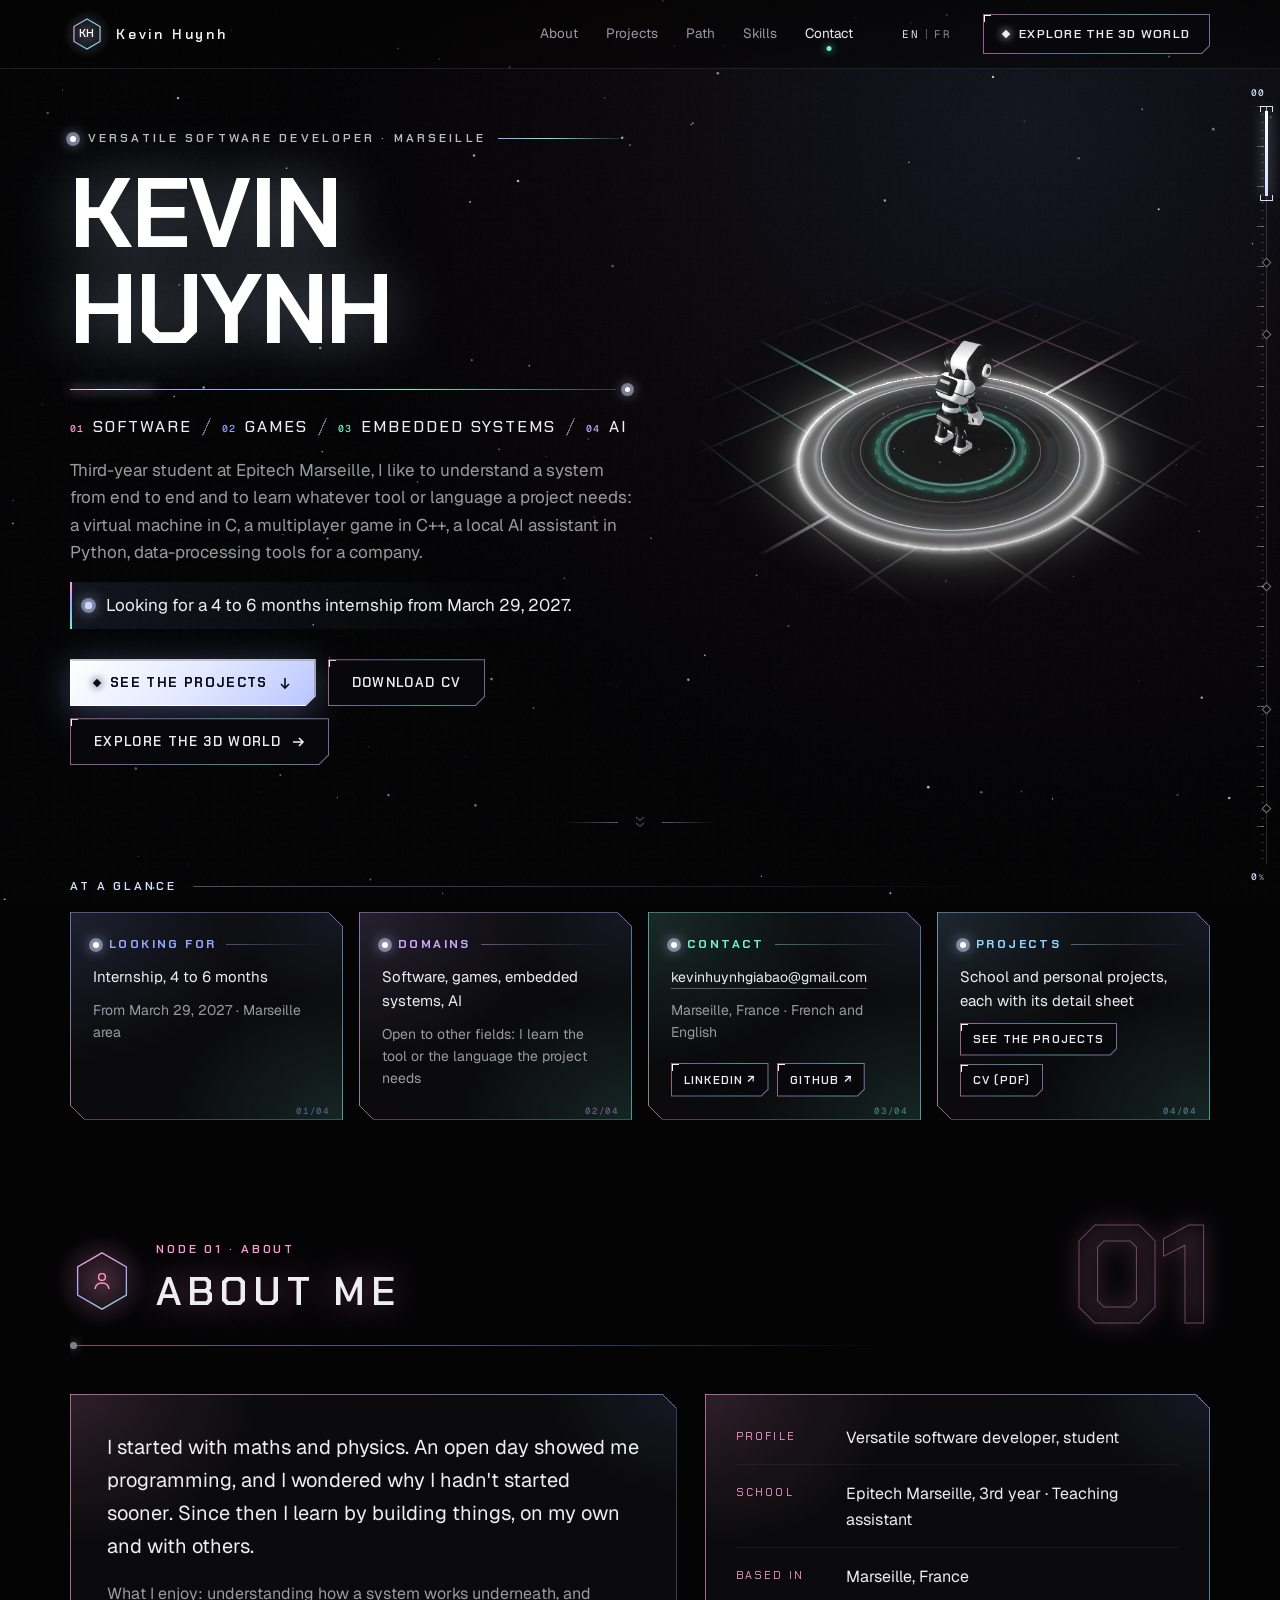
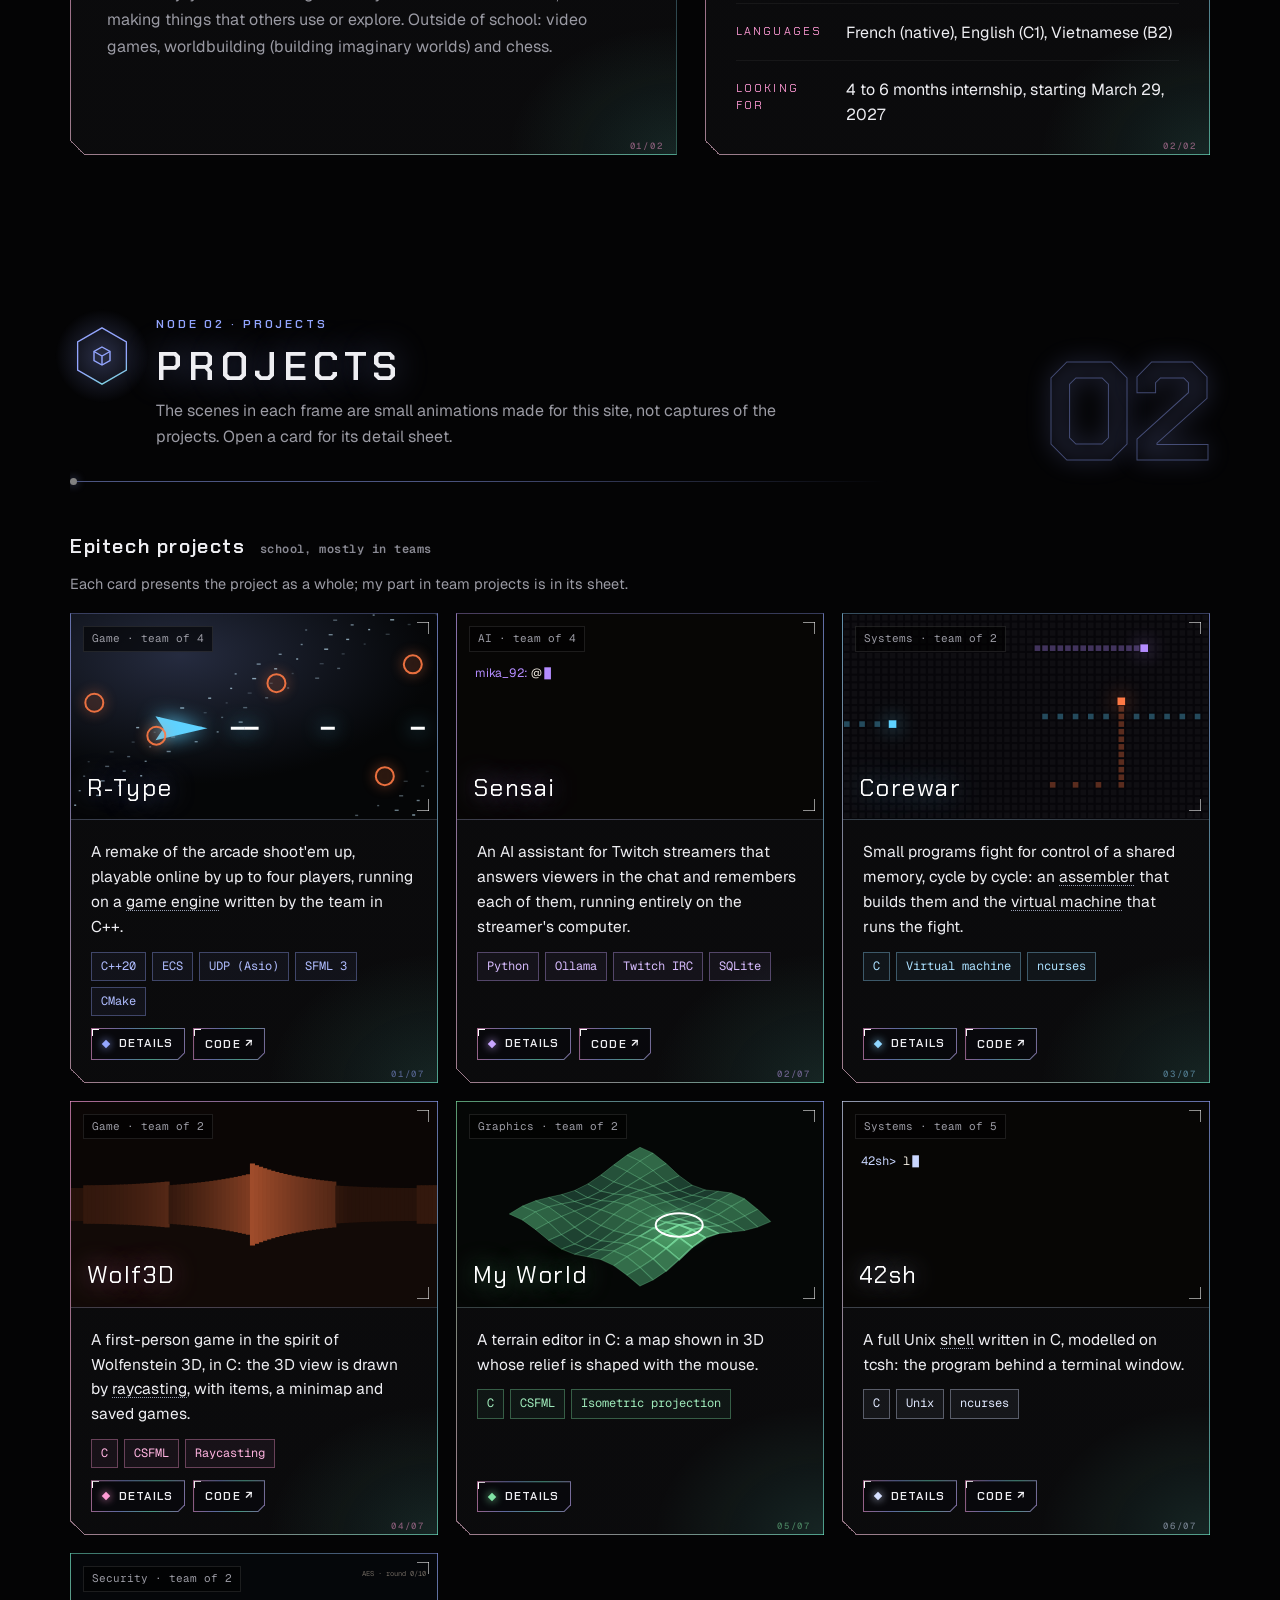
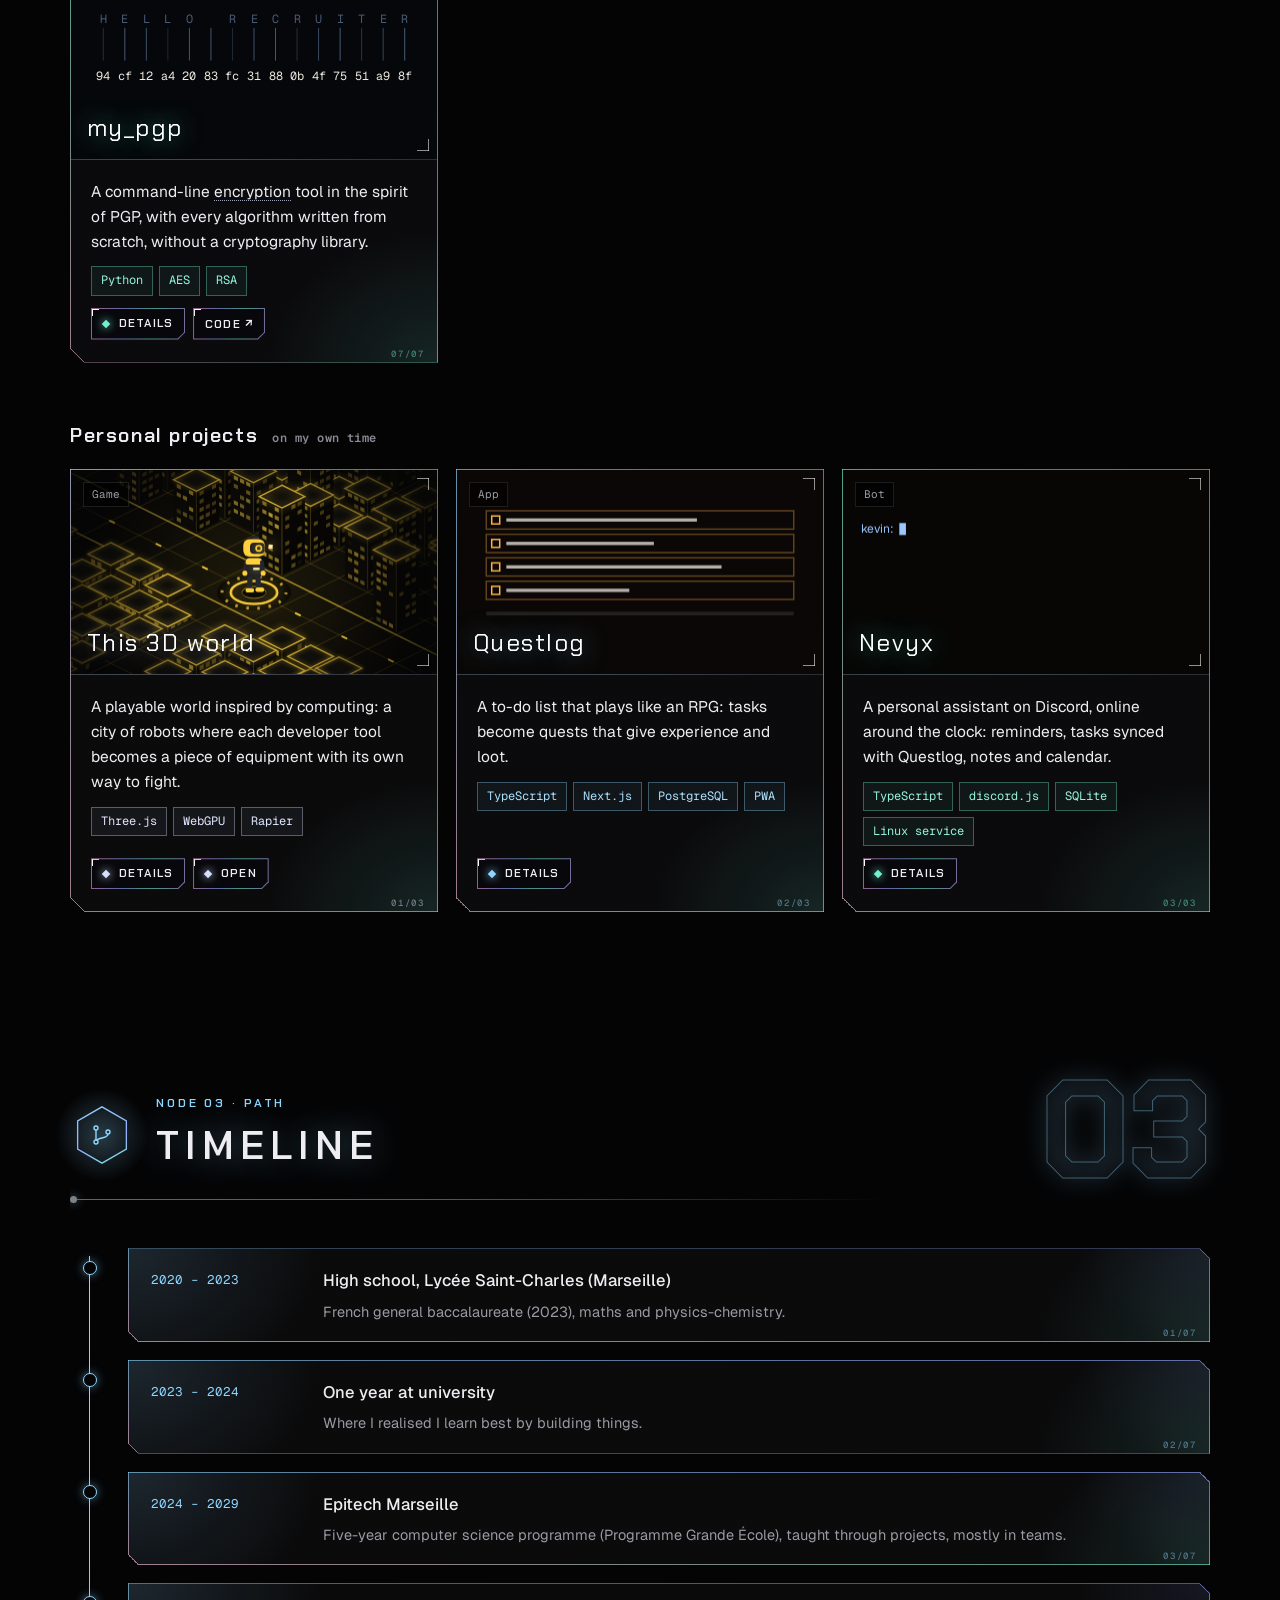
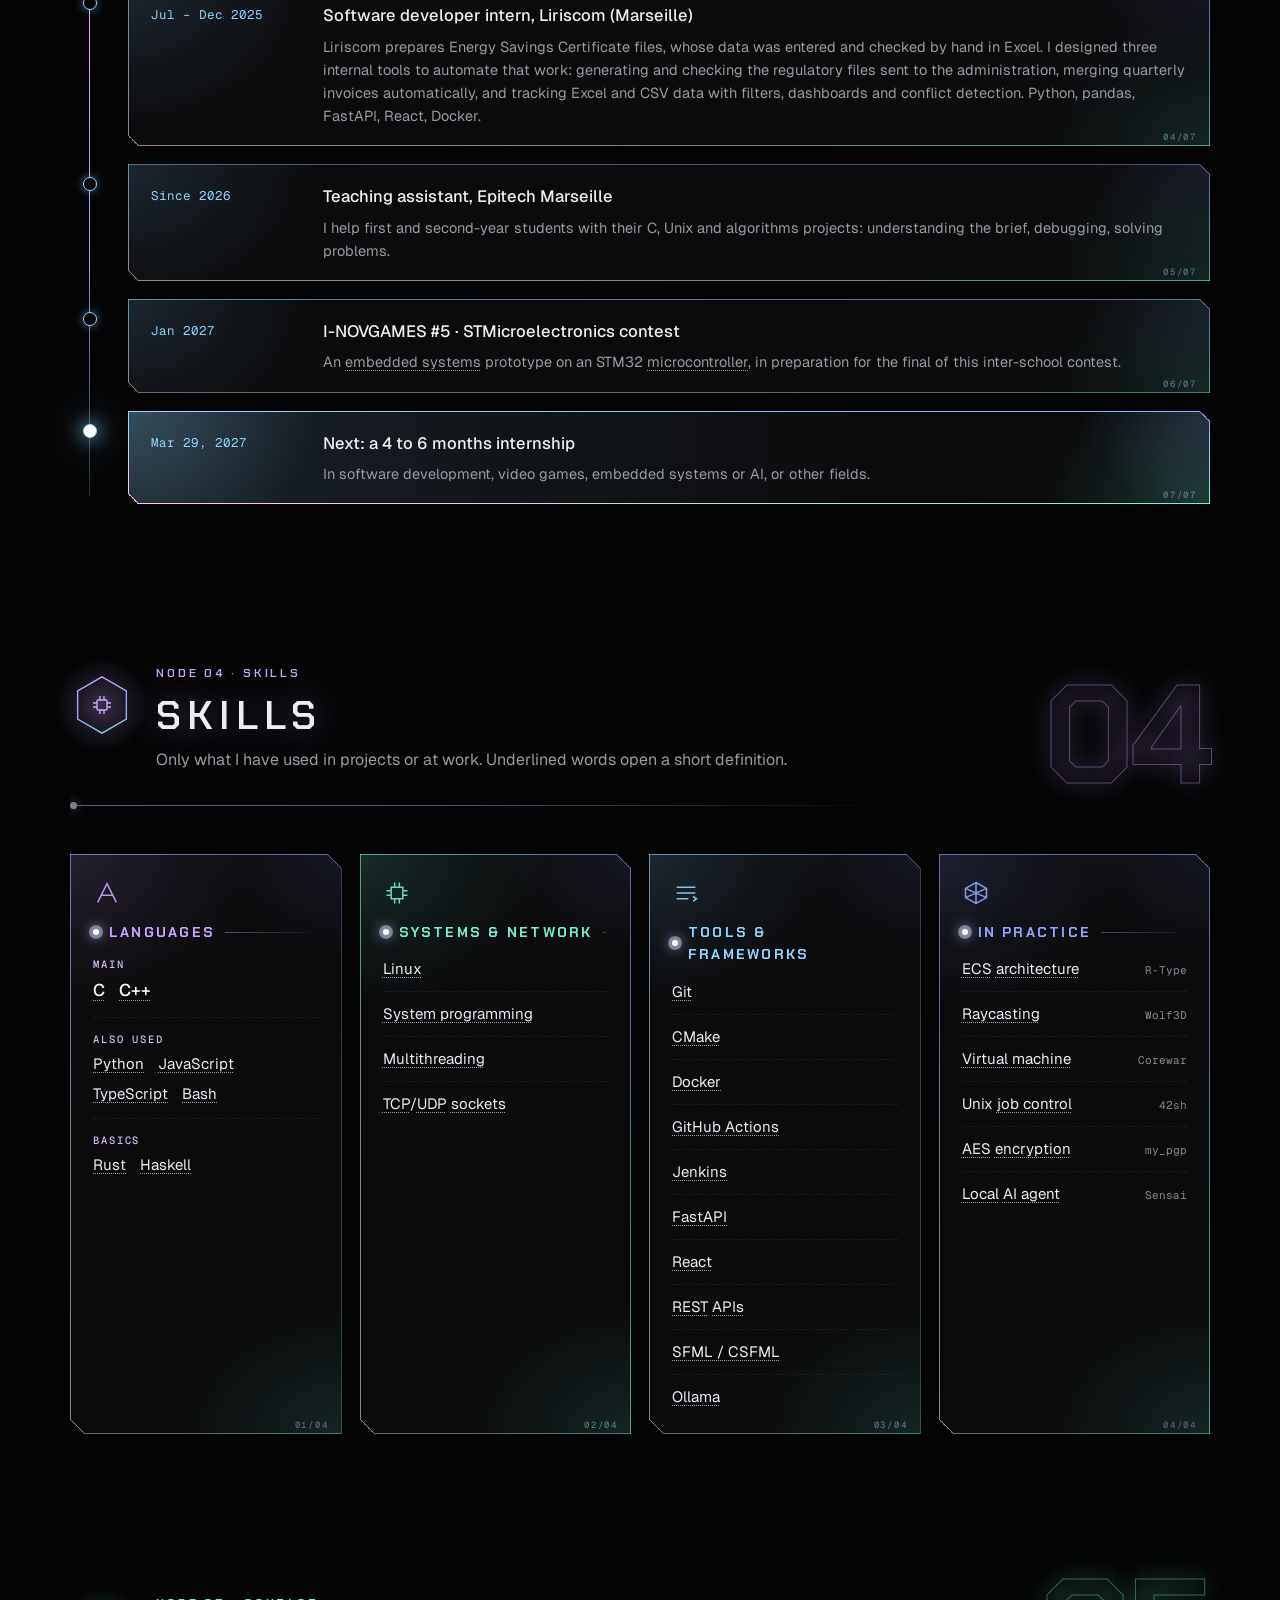
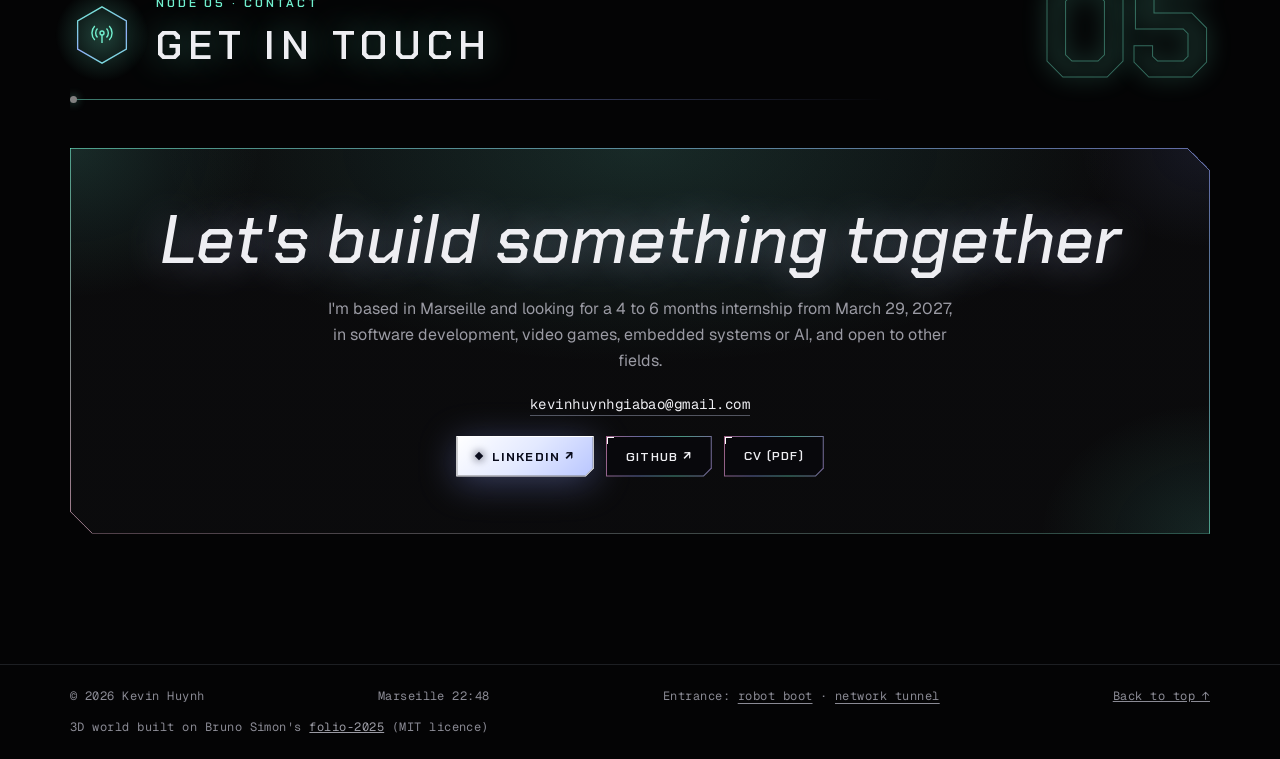
<file: index.html>
<!DOCTYPE html>
<html lang="en">
<head>
<meta charset="utf-8">
<title>Kevin Huynh Portfolio</title>
<meta name="viewport" content="width=device-width, initial-scale=1, viewport-fit=cover">
<meta name="claude:viewport-fit-sides" content="cover">
<meta name="description" content="Portfolio of Kevin Huynh, versatile software developer and student at Epitech Marseille: software, video games, embedded systems and AI, with a playable 3D world.">
<meta name="author" content="Kevin Huynh">
<meta name="theme-color" content="#0b0a0d">
<meta property="og:type" content="website">
<meta property="og:title" content="Kevin Huynh Portfolio">
<meta property="og:description" content="Versatile software developer, student at Epitech Marseille. Projects in detail, then a playable 3D world.">
<meta property="og:locale" content="en_GB">
<meta property="og:locale:alternate" content="fr_FR">
<meta name="twitter:card" content="summary_large_image">
<meta property="og:image" content="https://nivek-hyn.github.io/og-card.jpg">
<meta property="og:image:width" content="1200">
<meta property="og:image:height" content="630">
<meta property="og:image:alt" content="Kevin Huynh, software developer: the robot of his 3D world on its pad">
<link rel="icon" type="image/png" href="./favicons/favicon-96x96.png" sizes="96x96">
<link rel="icon" type="image/png" href="./favicons/favicon-32x32.png" sizes="32x32">
<link rel="apple-touch-icon" sizes="180x180" href="./favicons/apple-touch-icon.png">
<link rel="preconnect" href="https://fonts.googleapis.com">
<link rel="preconnect" href="https://fonts.gstatic.com" crossorigin>
<link rel="stylesheet" href="https://fonts.googleapis.com/css2?family=Chakra+Petch:wght@500;600;700&family=Geist:wght@300;400;500;600&family=Geist+Mono:wght@400;500&display=swap">
<script type="application/ld+json">{"@context":"https://schema.org","@type":"Person","name":"Kevin Huynh","alternateName":"Nivek","jobTitle":"Software developer (student)","affiliation":{"@type":"CollegeOrUniversity","name":"Epitech Marseille"},"address":{"@type":"PostalAddress","addressLocality":"Marseille","addressCountry":"FR"},"sameAs":["https://www.linkedin.com/in/kevin-huynh-8784b533b/","https://github.com/Nivek-Hyn"]}</script>
  <script type="module" crossorigin src="./assets/index-Dut-H2A5.js"></script>
  <link rel="stylesheet" crossorigin href="./assets/style-DeAMFnJM.css">
<meta name="copyright" content="(c) 2025-2026 Kevin Huynh. All rights reserved.">
<link rel="canonical" href="https://nivek-hyn.github.io/">
<meta property="og:url" content="https://nivek-hyn.github.io/">
<link rel="alternate" hreflang="en" href="https://nivek-hyn.github.io/?lang=en">
<link rel="alternate" hreflang="fr" href="https://nivek-hyn.github.io/?lang=fr">
<link rel="alternate" hreflang="x-default" href="https://nivek-hyn.github.io/">
</head>
<body>
<a class="skip" href="#main" data-t="nav.skip">Skip to content</a>

<canvas id="sky" aria-hidden="true"></canvas>
<div class="grain" aria-hidden="true"></div>
<div class="page">
<header class="nav"><div class="wrap">
  <a class="mark" href="#top" data-cursor-label="Kevin Huynh"><span class="gem"><span>KH</span></span>Kevin Huynh</a>
  <nav class="nav-links" aria-label="Sections">
    <a href="#about" style="--c:var(--ember)" data-t="nav.about">About</a>
    <a href="#works" style="--c:var(--guild)" data-t="nav.projects">Projects</a>
    <a href="#path" style="--c:var(--library)" data-t="nav.path">Path</a>
    <a href="#skills" style="--c:var(--temple)" data-t="nav.skills">Skills</a>
    <a href="#contact" style="--c:var(--raven)" data-t="nav.contact">Contact</a>
  </nav>
  <button class="lang mono" id="lang" type="button" data-cursor-label="EN / FR"><span data-l="en">EN</span><i></i><span data-l="fr">FR</span></button>
  <a class="btn js-enter" href="world.html#kingdom" data-cl-en="3D world" data-cl-fr="Monde 3D"><span class="d"></span><span class="lbl" data-t="nav.world">Explore the 3D world</span><span class="short" data-t="nav.world.short">3D world</span></a>
</div></header>

<section class="hero load" id="top" aria-label="Introduction">
  <div class="wrap hero-grid">
    <div class="hero-text">
      <div class="eyebrow caps l1"><i></i><span data-t="hero.eyebrow">Versatile software developer · Marseille</span></div>
      <h1 class="l2" aria-label="Kevin Huynh"><span class="glow" aria-hidden="true">Kevin Huynh</span></h1>
      <div class="hero-rule" aria-hidden="true"></div>
      <p class="role" data-t="hero.role"><span>Software</span><span>Games</span><span>Embedded systems</span><span>AI</span></p>
      <p class="lede l3"><span data-t="hero.lede">Third-year student at Epitech Marseille, I like to understand a system from end to end and to learn whatever tool or language a project needs: a virtual machine in C, a multiplayer game in C++, a local AI assistant in Python, data-processing tools for a company.</span> <em data-internship="lookingFor"></em></p>
      <div class="cta l4">
        <a class="btn solid" href="#works"><span class="d"></span><span data-t="cta.projects">See the projects</span><svg class="go down" viewBox="0 0 14 14" aria-hidden="true"><path d="M7 2v10M3 8l4 4 4-4"/></svg></a>
        <a class="btn js-cv" href="#" target="_blank" rel="noopener" hidden data-t="cta.cv">Download CV</a>
        <a class="btn js-enter" href="world.html#kingdom"><span data-t="cta.world">Explore the 3D world</span><svg class="go" viewBox="0 0 14 14" aria-hidden="true"><path d="M2 7h10M8 3l4 4-4 4"/></svg></a>
        <a class="btn" id="full-game" href="#" target="_blank" rel="noopener" hidden><span class="d"></span>Play the full game</a>
      </div>
    </div>
    <div class="hero-bot l4" aria-hidden="true">
      <video class="bot-rest" autoplay loop muted playsinline preload="auto" poster="robot-rest.jpg" src="robot-rest.mp4"></video>
      <video class="bot-awake" loop muted playsinline preload="none" poster="robot-pad.jpg" data-src="robot-pad.mp4"></video>
    </div>
  </div>
  <div class="wrap l4"><div class="cue" aria-hidden="true"><span class="cue-line"></span><svg class="cue-arrows" viewBox="0 0 12 14" fill="none" stroke="currentColor" stroke-width="1.3"><path d="M2 2l4 3.5L10 2"/><path d="M2 8l4 3.5L10 8"/></svg><span class="cue-line r"></span></div></div>
</section>

<main id="main" tabindex="-1">
  <section class="quick" id="quick" aria-label="At a glance"><div class="wrap">
    <h2 class="caps quick-title" data-t="quick.title">At a glance</h2>
    <div class="quick-grid">
      <div class="card rv" style="--c:var(--guild)" data-internship-block><h3 data-t="quick.looking">Looking for</h3><p data-internship="quick1"></p><p class="sub" data-internship="quick2"></p></div>
      <div class="card rv" style="--c:var(--temple)"><h3 data-t="quick.domains">Domains</h3><p data-t="quick.domains.1">Software, games, embedded systems, AI</p><p class="sub" data-t="quick.domains.2">Open to other fields: I learn the tool or the language the project needs</p></div>
      <div class="card rv" style="--c:var(--raven)"><h3 data-t="quick.contact">Contact</h3><p class="js-email-text" hidden></p><p class="js-no-email" data-t="quick.contact.1">Message me on LinkedIn</p><p class="sub" data-t="quick.contact.2">Marseille, France · French and English</p><div class="row" id="quick-links"></div></div>
      <div class="card rv" style="--c:var(--library)"><h3 data-t="quick.projects">Projects</h3><p data-t="quick.projects.1">School and personal projects, each with its detail sheet</p><div class="row"><a class="btn" href="#works" data-t="cta.projects">See the projects</a><a class="btn js-cv" href="#" target="_blank" rel="noopener" hidden>CV (PDF)</a></div></div>
    </div>
  </div></section>

  <section class="chapter" id="about" style="--c:var(--ember)"><div class="wrap">
    <div class="ch-head rv">
      <div class="ch-icon"><svg viewBox="0 0 24 24" fill="none" stroke="currentColor" stroke-width="1.4"><circle cx="12" cy="8" r="3.4"/><path d="M5 20c.6-3.8 3.4-6 7-6s6.4 2.2 7 6"/></svg></div>
      <div class="caps" data-t="about.caps">01 · About</div>
      <h2 data-t="about.title">About me</h2>
      <div class="rule"></div>
    </div>
    <div class="about">
      <div class="card statement rv"><i class="k tl"></i><i class="k br"></i>
        <p data-about="p1">I started with maths and physics. An open day showed me programming, and I wondered why I hadn't started sooner. Since then I learn by building things, on my own and with others.</p>
        <p data-about="p2">What I enjoy: understanding how a system works underneath, and making things that others use or explore. Outside of school: video games, worldbuilding (building imaginary worlds) and chess.</p>
      </div>
      <dl class="card facts rv" id="facts"><i class="k tr"></i><i class="k bl"></i></dl>
    </div>
  </div></section>

  <section class="chapter" id="works" style="--c:var(--guild)"><div class="wrap">
    <div class="ch-head rv">
      <div class="ch-icon"><svg viewBox="0 0 24 24" fill="none" stroke="currentColor" stroke-width="1.4"><path d="M12 3l8 4.5v9L12 21l-8-4.5v-9z"/><path d="M4 7.5l8 4.5 8-4.5M12 12v9"/></svg></div>
      <div class="caps" data-t="works.caps">02 · Projects</div>
      <h2 data-t="works.title">Projects</h2>
      <div class="where" data-t="works.where">The scenes in each frame are small animations made for this site, not captures of the projects. Open a card for its detail sheet.</div>
      <div class="rule"></div>
    </div>
    <h3 class="group-title rv" id="epitech"><span data-t="works.epitech">Epitech projects</span> <span class="mono" data-t="works.epitech.sub">school, mostly in teams</span></h3>
    <p class="group-note rv" data-t="works.epitech.note">Each card presents the project as a whole; my part in team projects is in its sheet.</p>
    <div class="pgrid" id="epitech-list"></div>
    <h3 class="group-title rv" id="personal"><span data-t="works.personal">Personal projects</span> <span class="mono" data-t="works.personal.sub">on my own time</span></h3>
    <div class="pgrid" id="personal-list"></div>
  </div></section>

  <section class="chapter" id="path" style="--c:var(--library)"><div class="wrap">
    <div class="ch-head rv">
      <div class="ch-icon"><svg viewBox="0 0 24 24" fill="none" stroke="currentColor" stroke-width="1.4"><circle cx="6" cy="5" r="2"/><circle cx="6" cy="19" r="2"/><circle cx="18" cy="9" r="2"/><path d="M6 7v10M18 11c0 4-6 3-11.5 6"/></svg></div>
      <div class="caps" data-t="path.caps">03 · Path</div>
      <h2 data-t="path.title">Timeline</h2>
      <div class="rule"></div>
    </div>
    <ol class="chronicle" id="chronicle"></ol>
  </div></section>

  <section class="chapter" id="skills" style="--c:var(--temple)"><div class="wrap">
    <div class="ch-head rv">
      <div class="ch-icon"><svg viewBox="0 0 24 24" fill="none" stroke="currentColor" stroke-width="1.4"><rect x="7" y="7" width="10" height="10" rx="1"/><path d="M10 3v4M14 3v4M10 17v4M14 17v4M3 10h4M3 14h4M17 10h4M17 14h4"/></svg></div>
      <div class="caps" data-t="skills.caps">04 · Skills</div>
      <h2 data-t="skills.title">Skills</h2>
      <div class="where" data-t="skills.note">Only what I have used in projects or at work. Underlined words open a short definition.</div>
      <div class="rule"></div>
    </div>
    <div class="arcana" id="arcana"></div>
  </div></section>

  <section class="chapter" id="contact" style="--c:var(--raven)"><div class="wrap">
    <div class="ch-head rv">
      <div class="ch-icon"><svg viewBox="0 0 24 24" fill="none" stroke="currentColor" stroke-width="1.4"><path d="M12 20v-8"/><circle cx="12" cy="10" r="2"/><path d="M7.5 14.5a6.4 6.4 0 0 1 0-9M16.5 5.5a6.4 6.4 0 0 1 0 9M4.8 17a10 10 0 0 1 0-14M19.2 3a10 10 0 0 1 0 14"/></svg></div>
      <div class="caps" data-t="contact.caps">05 · Contact</div>
      <h2 data-t="contact.title">Get in touch</h2>
      <div class="rule"></div>
    </div>
    <div class="card raven rv"><i class="k tl"></i><i class="k tr"></i><i class="k bl"></i><i class="k br"></i>
      <h2 data-t="contact.card">Let's build something together</h2>
      <p data-internship="contact"></p>
      <p class="mono js-email-text" hidden></p>
      <div class="links" id="contact-links"></div>
    </div>
  </div></section>
</main>
<footer><div class="wrap"><span class="mono">© 2026 Kevin Huynh</span><span class="mono">Marseille <span id="clock2">--:--</span></span><span class="mono"><span data-t="foot.entrance">Entrance:</span> <button class="mono linkish" data-entrance="boot" type="button" data-t="foot.boot">robot boot</button> · <button class="mono linkish" data-entrance="tunnel" type="button" data-t="foot.tunnel">network tunnel</button></span><a class="mono" href="#top" data-t="foot.top">Back to top ↑</a><span class="mono credits" data-t="foot.credits">3D world built on Bruno Simon's <a href="https://github.com/brunosimon/folio-2025" target="_blank" rel="noopener">folio-2025</a> (MIT licence)</span></div></footer>
</div>
<div class="toast" id="toast" role="status" hidden></div>
</body>
</html>
</file>
<file: assets/style-DeAMFnJM.css>
:root{--night:#040405;--glass:#0d0d0fbd;--glass-2:#141417e0;--line:rgb(var(--acc)/.18);--line-hi:rgb(var(--acc)/.5);--acc:255 210 61;--gold:rgb(var(--acc));--prism:linear-gradient(100deg,#fff 0%,#ffc8e2 16%,#c9d6ff 33%,#b8f3e3 50%,#fff0b3 67%,#ffcdf0 84%,#fff 100%);--fg:#eeeef2;--muted:#9a9aa3;--dim:#8a8a94;--ember:#ff7a45;--guild:#5fd2ff;--library:#ffb347;--temple:#b48cff;--raven:#9cc6ff;--star:#e6f1ff;--f-title:"Chakra Petch","Geist",system-ui,sans-serif;--f-sign:"Chakra Petch","Geist",system-ui,sans-serif;--f-body:"Geist",ui-sans-serif,system-ui,sans-serif;--f-mono:"Geist Mono",ui-monospace,monospace;--gutter:max(16px,env(safe-area-inset-left,0px));--lightningcss-light: ;--lightningcss-dark:initial;color-scheme:dark}*{box-sizing:border-box}html{scroll-behavior:smooth}body{background:var(--night);color:var(--fg);font-family:var(--f-body);margin:0;font-size:16px;line-height:1.6;overflow-x:hidden}body:before{content:"";height:env(safe-area-inset-top,0px);background:var(--night);z-index:30;position:fixed;inset:0 0 auto}a{color:inherit}::selection{background:rgb(var(--acc)/.35)}#sky{z-index:0;pointer-events:none;background:radial-gradient(circle at 78% 18%,#5f82be17,#0000 60vw);width:100%;height:100%;position:fixed;inset:0}.grain{z-index:1;pointer-events:none;opacity:.05;background-image:url("data:image/svg+xml,%3Csvg xmlns='http://www.w3.org/2000/svg' width='160' height='160'%3E%3Cfilter id='n'%3E%3CfeTurbulence baseFrequency='.9' numOctaves='2'/%3E%3C/filter%3E%3Crect width='160' height='160' filter='url(%23n)'/%3E%3C/svg%3E");position:fixed;inset:0}.page{z-index:2;position:relative}.wrap{max-width:1180px;padding-left:max(20px,env(safe-area-inset-left,0px));padding-right:max(20px,env(safe-area-inset-right,0px));margin:0 auto}.caps{font-family:var(--f-title);letter-spacing:.24em;text-transform:uppercase;color:var(--muted);font-size:12px;font-weight:600}.mono{font-family:var(--f-mono);letter-spacing:.04em;color:var(--dim);font-size:12px}.js-email-text a{color:var(--fg);border-bottom:1px solid rgb(var(--acc)/.35);padding-bottom:2px;font-size:14px;text-decoration:none;transition:color .25s,border-color .25s,text-shadow .25s}.js-email-text a:hover,.js-email-text a:focus-visible{color:var(--gold);border-color:var(--gold);text-shadow:0 0 14px rgb(var(--acc)/.5);outline:none}:focus-visible{outline:2px solid var(--gold);outline-offset:3px}.nav{top:env(safe-area-inset-top,0px);z-index:20;-webkit-backdrop-filter:blur(14px);border-bottom:1px solid rgb(var(--acc)/.12);background:linear-gradient(#050404d1,#0504048c);position:sticky}.nav:after{content:"";background:linear-gradient(90deg,rgb(var(--acc)/.2),var(--gold),#fff6d0,var(--gold),rgb(var(--acc)/.2)) 0 0/220% 100%;height:1px;box-shadow:0 0 10px rgb(var(--acc)/.45);transform:scaleX(var(--rp,0));transform-origin:0;will-change:transform;position:absolute;bottom:-1px;left:0;right:0}.nav .wrap{align-items:center;gap:20px;padding-block:14px;display:flex}.mark{font-family:var(--f-title);letter-spacing:.2em;align-items:center;gap:12px;font-size:14px;font-weight:600;text-decoration:none;display:flex}.gem{place-items:center;width:34px;height:34px;display:grid;position:relative}.gem:before{content:"";border:1px solid var(--gold);box-shadow:0 0 14px rgb(var(--acc)/.35),inset 0 0 10px rgb(var(--acc)/.15);border-radius:50%;position:absolute;inset:3px}.gem span{z-index:1;letter-spacing:.06em;color:var(--gold);font-size:11px;position:relative}.nav-links{flex-wrap:wrap;align-items:center;gap:4px;margin-left:auto;display:flex}.nav-links a{color:var(--muted);padding:8px 12px;font-size:13.5px;text-decoration:none;transition:color .25s;position:relative}.nav-links a:after{content:"";background:var(--c,var(--gold));width:5px;height:5px;box-shadow:0 0 8px var(--c,var(--gold));border-radius:50%;transition:transform .25s;position:absolute;bottom:2px;left:50%;transform:translate(-50%)scale(0)}.nav-links a:hover,.nav-links a.on{color:var(--fg)}.nav-links a:hover:after,.nav-links a.on:after{transform:translate(-50%)scale(1)}@property --bl{syntax:"<color>";inherits:true;initial-value:#0000}@property --bfc{syntax:"<color>";inherits:true;initial-value:#0000}.btn{--cut:8px;--k:7px;--bl:var(--line-hi);--bfc:#0a0906;--kc:var(--gold);--bg2:linear-gradient(transparent,transparent);font:600 12.5px var(--f-title);letter-spacing:.1em;text-transform:uppercase;color:var(--fg);cursor:pointer;isolation:isolate;background:0 0;border:0;align-items:center;gap:10px;padding:12px 20px;text-decoration:none;transition:--bl .25s,--bfc .25s,--k .4s cubic-bezier(.22,1,.36,1),filter .3s,color .25s;display:inline-flex;position:relative}.btn:before,.btn:after{content:"";z-index:-1;position:absolute}.btn:before{clip-path:polygon(0 0,100% 0,100% calc(100% - var(--cut)),calc(100% - var(--cut)) 100%,0 100%);background:linear-gradient(var(--kc),var(--kc)) 0 0/calc(var(--k) + 1px) 1px no-repeat,linear-gradient(var(--kc),var(--kc)) 0 0/1px calc(var(--k) + 1px) no-repeat,linear-gradient(var(--bl),var(--bl));inset:0}.btn:after{clip-path:polygon(0 0,100% 0,100% calc(100% - var(--cut) + .59px),calc(100% - var(--cut) + .59px) 100%,0 100%);background:linear-gradient(var(--kc),var(--kc)) 0 0/var(--k) 1px no-repeat,linear-gradient(var(--kc),var(--kc)) 0 0/1px var(--k) no-repeat, linear-gradient(110deg,transparent 35%,#ffffff8c 50%,transparent 65%) -260% 0/70% 100% no-repeat, var(--bg2),linear-gradient(var(--bfc),var(--bfc));transition:background-position .8s cubic-bezier(.4,0,.2,1);inset:1px}.btn:hover{--bl:var(--gold);--bfc:#1c1607;--k:15px;color:#fff;filter:drop-shadow(0 0 12px rgb(var(--acc)/.32))}.btn.solid{--bl:#fff3c4;--kc:transparent;--bg2:linear-gradient(135deg,#ffe58f,#ffd23d 50%,#eab112);color:#1a1006;filter:drop-shadow(0 6px 16px rgb(var(--acc)/.26));font-weight:700}.btn.solid:hover{--bl:#fff;color:#1a1006;filter:drop-shadow(0 6px 22px rgb(var(--acc)/.5))}.btn.solid:hover:after{background-position:0 0,0 0,360% 0,0 0,0 0}.btn .d{background:currentColor;flex:none;width:6px;height:6px;transform:rotate(45deg);box-shadow:0 0 8px}.btn .go{fill:none;stroke:currentColor;stroke-width:1.6px;flex:none;width:14px;height:14px;transition:transform .35s cubic-bezier(.22,1,.36,1)}.btn:hover .go{transform:translate(4px)}.btn:hover .go.down{transform:translateY(3px)}.btn[hidden]{display:none}@media (max-width:820px){.nav-links a{display:none}.nav-links{margin-left:auto}}.lang{color:var(--dim);letter-spacing:.16em;cursor:pointer;background:0 0;border:1px solid #0000;align-items:center;gap:7px;margin-left:auto;padding:9px 10px;font-size:11px;transition:border-color .25s;display:inline-flex}.lang:hover{border-color:var(--line)}.lang i{background:var(--dim);opacity:.6;width:1px;height:10px}.lang span{transition:color .25s}.lang span.on{color:var(--gold)}.lang:hover span:not(.on){color:var(--fg)}.nav-links+.lang{margin-left:6px}.hero{flex-direction:column;justify-content:center;padding-block:52px 0;display:flex;position:relative;overflow:hidden}.hero-grid{z-index:3;grid-template-columns:minmax(0,1.15fr) minmax(0,1fr);align-items:center;gap:24px;padding-block:8px 40px;display:grid;position:relative}.eyebrow{color:var(--gold);align-items:center;gap:12px;max-width:560px;display:flex}.eyebrow i{background:var(--gold);width:6px;height:6px;box-shadow:0 0 10px var(--gold);flex:none}.eyebrow:after{content:"";background:linear-gradient(90deg,rgb(var(--acc)/.45),transparent);flex:1;min-width:24px;height:1px}h1{font-family:var(--f-sign);letter-spacing:-.015em;text-transform:uppercase;margin:18px 0 0;font-size:clamp(52px,7.6vw,112px);font-weight:700;line-height:.98}@property --ng{syntax:"<number>";inherits:true;initial-value:0}h1 .glow{--ng:0;background:linear-gradient(105deg,transparent 40%,#fff 50%,transparent 60%) -150% 0/45% 100% no-repeat, radial-gradient(190px circle at var(--nx,50%) var(--ny,50%),rgba(255,206,40,var(--ng)),#ffce2800 72%), linear-gradient(180deg,#fff 18%,#fdf0c4 62%,#f5c838 108%);color:#0000;filter:drop-shadow(0 0 30px rgb(var(--acc)/.2));-webkit-background-clip:text;background-clip:text;padding-bottom:.08em;transition:--ng .45s;display:inline-block}h1 .glow.is-sheen{animation:1.5s cubic-bezier(.4,0,.2,1) both name-sheen}@keyframes name-sheen{to{background-position:280% 0,0 0,0 0}}.hero-text.is-near h1 .glow{--ng:.95}.hero-rule{transform-origin:0;background:linear-gradient(90deg,rgb(var(--acc)/.4),rgb(var(--acc)/.08)) 0 4px/calc(100% - 14px) 1px no-repeat;max-width:560px;height:9px;margin-top:20px;position:relative}.hero-rule:before{content:"";background:linear-gradient(90deg,var(--gold),#fff6d0 50%,var(--gold));width:84px;height:1px;box-shadow:0 0 10px 1px rgb(var(--acc)/.65);transform:translateX(var(--rx,0px));transition:transform .7s cubic-bezier(.22,1,.36,1);position:absolute;top:4px;left:0}.hero-rule:after{content:"";border:1px solid var(--gold);background:var(--night);width:6px;height:6px;position:absolute;top:1px;right:0;transform:rotate(45deg)}.role{--gap:30px;margin:20px 0 0 calc(var(--gap) * -1);clip-path:inset(0 0 0 var(--gap));counter-reset:role;font-family:var(--f-title);letter-spacing:.13em;text-transform:uppercase;color:var(--fg);flex-wrap:wrap;gap:8px 0;font-size:clamp(13px,1.3vw,16px);font-weight:500;display:flex}.role span{counter-increment:role;white-space:nowrap;padding-left:var(--gap);background:linear-gradient(114deg,transparent calc(50% - .6px),var(--line-hi) calc(50% - .6px) calc(50% + .6px),transparent calc(50% + .6px)) 10px 50%/9px 1.1em no-repeat;align-items:baseline;gap:9px;transition:color .3s,text-shadow .3s;display:inline-flex}.role span:before{content:counter(role,decimal-leading-zero);font:500 .62em var(--f-mono);letter-spacing:.08em;color:var(--gold);transition:text-shadow .3s}.role span:hover{color:#fff;text-shadow:0 0 16px rgb(var(--acc)/.55)}.role span:hover:before{text-shadow:0 0 10px var(--gold)}.lede{max-width:52ch;color:var(--muted);margin:18px 0 0;font-size:17px}.lede em{color:var(--fg);background:linear-gradient(var(--gold),var(--gold)) 0 0/2px 100% no-repeat,linear-gradient(90deg,rgb(var(--acc)/.11),transparent 88%) 0 0/100% 100% no-repeat;margin-top:16px;padding:10px 14px 10px 36px;font-style:normal;transition:box-shadow .4s;display:block;position:relative}.lede em:hover{box-shadow:inset 0 0 0 100vmax rgb(var(--acc)/.05)}.lede em:before,.lede em:after{content:"";background:var(--gold);border-radius:50%;width:7px;height:7px;position:absolute;top:calc(6.5px + .8em);left:15px}.lede em:before{box-shadow:0 0 10px var(--gold)}.lede em:after{animation:2.6s cubic-bezier(.2,.7,.2,1) infinite status}@keyframes status{0%{opacity:.7;transform:scale(1)}70%,to{opacity:0;transform:scale(3.2)}}.cta{flex-wrap:wrap;gap:12px;margin-top:30px;display:flex}.cta .btn{--cut:10px;padding:15px 24px;font-size:13.5px}@media (max-width:560px){.eyebrow{letter-spacing:.14em;gap:10px;font-size:11px}.eyebrow:after{display:none}.cta .btn{padding:14px 20px}}@property --b{syntax:"<color>";inherits:true;initial-value:#0000}@property --k{syntax:"<length>";inherits:true;initial-value:12px}.card{isolation:isolate;--ux:14px;--uy:14px;--s:1;--t:1;--b:var(--line);--k:12px;--wash:linear-gradient(transparent,transparent);--cx:calc(var(--ux) * var(--s));--cy:calc(var(--uy) * var(--s));--tx:calc(var(--cx) * var(--t));--ty:calc(var(--cy) * var(--t));--shape:polygon(0 0,calc(100% - var(--tx)) 0,100% var(--ty),100% 100%,var(--cx) 100%,0 calc(100% - var(--cy)));--cc:linear-gradient(var(--c,var(--gold)),var(--c,var(--gold)));--bb:linear-gradient(var(--b),var(--b));border:1px solid #0000;position:relative}.card:before{content:"";z-index:-1;clip-path:var(--shape);background:var(--cc) 0 0/var(--k) 2px no-repeat,var(--cc) 0 0/2px var(--k) no-repeat, var(--cc) 100% 100%/var(--k) 2px no-repeat,var(--cc) 100% 100%/2px var(--k) no-repeat, linear-gradient(to top right,transparent calc(50% - 1.2px),var(--b) calc(50% - 1.2px) 50%,transparent 50%) 100% 0/var(--tx) var(--ty) no-repeat, linear-gradient(to bottom left,transparent calc(50% - 1.2px),var(--b) calc(50% - 1.2px) 50%,transparent 50%) 0 100%/var(--cx) var(--cy) no-repeat, var(--bb) 0 0/calc(100% - var(--tx)) 1px no-repeat,var(--bb) 100% 100%/calc(100% - var(--cx)) 1px no-repeat, var(--bb) 0 0/1px calc(100% - var(--cy)) no-repeat,var(--bb) 100% 100%/1px calc(100% - var(--ty)) no-repeat, var(--wash),linear-gradient(var(--glass),var(--glass));position:absolute;inset:-1px}.card>.bl{inset:-1px calc(var(--tx) - 1px) -1px calc(var(--cx) - 1px);z-index:-2;pointer-events:none;-webkit-backdrop-filter:blur(10px);position:absolute}.card:hover{--b:color-mix(in srgb,var(--c,var(--gold)) 55%,transparent);--k:30px}.card>.bl:before{content:"";inset:20px calc(20px - var(--tx)) 20px calc(20px - var(--cx));box-shadow:0 0 70px -8px color-mix(in srgb,var(--c,var(--gold)) 60%,transparent);opacity:0;--o:calc(100% + 130px);--e:calc(100% + 20px);clip-path:polygon(evenodd,-130px -130px,var(--o) -130px,var(--o) var(--o),-130px var(--o),-130px -130px, -20px -20px,calc(var(--e) - var(--tx)) -20px,var(--e) calc(var(--ty) - 20px),var(--e) var(--e),calc(var(--cx) - 20px) var(--e),-20px calc(var(--e) - var(--cy)),-20px -20px);transition:opacity .4s;position:absolute}.card:hover>.bl:before{opacity:1}.card>.k{display:none}.card>.fx{z-index:-1;pointer-events:none;position:absolute;inset:-1px}.card:hover>.fx{clip-path:var(--shape)}.card>.fx:before{content:"";background:radial-gradient(280px circle at var(--mx,50%) var(--my,0%),color-mix(in srgb,var(--c,var(--gold)) 15%,transparent),transparent 70%);opacity:0;transition:opacity .45s;position:absolute;inset:0}.card:hover>.fx:before{opacity:1}.card>.fx:after{content:attr(data-n);font:500 9px/1 var(--f-mono);letter-spacing:.2em;color:color-mix(in srgb,var(--c,var(--gold)) 48%,transparent);position:absolute;bottom:4px;right:13px}.card:after{content:"";pointer-events:none;background:conic-gradient(from var(--a,0deg),transparent 0 78%,var(--c,var(--gold)) 88%,transparent 96%);-webkit-mask-composite:xor;opacity:0;padding:1px;transition:opacity .4s;position:absolute;inset:-1px;-webkit-mask-image:linear-gradient(#000 0 0),linear-gradient(#000 0 0);-webkit-mask-position:0 0,0 0;-webkit-mask-size:auto,auto;-webkit-mask-repeat:repeat,repeat;-webkit-mask-clip:content-box,border-box;-webkit-mask-origin:content-box,border-box;-webkit-mask-composite:xor;mask-composite:exclude;-webkit-mask-source-type:auto,auto;mask-mode:match-source,match-source}.card:hover:after{opacity:.9;clip-path:var(--shape);animation:2.4s linear infinite run}@property --a{syntax:"<angle>";inherits:false;initial-value:0deg}@keyframes run{to{--a:360deg}}.hero-bot{min-width:0;position:relative}.hero-bot video{aspect-ratio:16/10;object-fit:cover;mix-blend-mode:screen;width:100%;max-width:100%;display:block;-webkit-mask-image:radial-gradient(closest-side,#000 55%,#0000 100%);mask-image:radial-gradient(closest-side,#000 55%,#0000 100%)}.hero-bot .bot-awake{opacity:0;height:100%;position:absolute;inset:0}.hero-bot .bot-rest,.hero-bot .bot-awake{transition:opacity .9s}.hero-bot.is-awake .bot-awake{opacity:1;transition-duration:.35s}.hero-bot.is-awake .bot-rest{opacity:0;transition-duration:.35s}.cue{z-index:3;color:var(--gold);pointer-events:none;justify-content:center;align-items:center;gap:16px;padding-block:10px 14px;transition:opacity .6s;display:flex;position:relative}.cue-line{background:linear-gradient(90deg,transparent,rgb(var(--acc)/.4));width:54px;height:1px}.cue-line.r{transform:scaleX(-1)}.cue-arrows{flex:none;width:12px;height:14px;overflow:visible}.cue-arrows path{opacity:.3;animation:2s ease-in-out infinite cue-fall}.cue-arrows path:nth-child(2){animation-delay:.25s}@keyframes cue-fall{0%,to{opacity:.3;transform:none}35%{opacity:.95;transform:translateY(2px)}}.is-scrolled .cue{opacity:.35}.is-scrolled .cue-arrows path{animation:none}main{counter-reset:chapter}section.chapter{counter-increment:chapter;padding-block:120px 40px;position:relative}.ch-head{position:relative}.ch-head:after{content:counter(chapter,decimal-leading-zero);font:700 clamp(72px,11vw,150px)/.8 var(--f-title);letter-spacing:-.02em;color:#0000;-webkit-text-stroke:1px color-mix(in srgb,var(--c) 22%,transparent);pointer-events:none;position:absolute;bottom:14px;right:0}.ch-head{grid-template-columns:auto 1fr;align-items:end;gap:10px 22px;margin-bottom:48px;display:grid}.ch-icon{width:64px;height:64px;color:var(--c);grid-row:span 2;place-items:center;display:grid;position:relative}.ch-icon:before{content:"";border:1px solid var(--c);background:color-mix(in srgb,var(--c) 8%,transparent);box-shadow:0 0 22px color-mix(in srgb,var(--c) 35%,transparent);border-radius:50%;transition:box-shadow .6s,background .6s;position:absolute;inset:8px}.ch-icon svg{z-index:1;width:24px;height:24px;position:relative}.ch-head .caps{color:var(--c)}.ch-head h2{font-family:var(--f-title);letter-spacing:.06em;text-wrap:balance;margin:0;font-size:clamp(30px,4vw,48px);font-weight:600;line-height:1.1}.ch-head .where{color:var(--muted);grid-column:2;max-width:60ch}.rule{background:linear-gradient(90deg,var(--c),transparent 70%);opacity:.5;grid-column:1/-1;height:1px;margin-top:22px;position:relative;overflow-x:clip}.rule:before{content:"";background:var(--c);width:7px;height:7px;box-shadow:0 0 10px var(--c);border-radius:50%;position:absolute;top:-3px;left:0}.about{grid-template-columns:minmax(0,1.2fr) minmax(0,1fr);gap:28px;display:grid}.about .statement{padding:36px;font-size:20px;line-height:1.65}.about .statement p{margin:0}.about .statement p+p{color:var(--muted);margin-top:18px;font-size:16px}.facts{flex-direction:column;gap:16px;margin:0;padding:30px 30px 26px;display:flex}.facts div{border-bottom:1px solid #ffffff0d;grid-template-columns:96px 1fr;gap:14px;padding-bottom:14px;display:grid}.facts div:last-child{border:0;padding:0}.facts dt{font-family:var(--f-title);letter-spacing:.2em;text-transform:uppercase;color:var(--c);padding-top:3px;font-size:11px}.facts dd{min-width:0;margin:0}.works{flex-direction:column;gap:28px;display:flex}.work{grid-template-columns:minmax(0,1.05fr) minmax(0,1fr);min-height:420px;display:grid}.work:nth-child(2n) .media{order:2}.media{background:radial-gradient(120% 90% at 30% 20%,color-mix(in srgb,var(--c) 18%,#0a0d10),#050607 70%);border-right:1px solid var(--line);min-height:280px;position:relative;overflow:hidden}.work:nth-child(2n) .media{border-right:0;border-left:1px solid var(--line)}.media canvas{width:100%;height:100%;position:absolute;inset:0}.media .tag{font-family:var(--f-mono);color:var(--muted);background:#0009;border:1px solid #ffffff14;padding:4px 8px;font-size:11px;position:absolute;bottom:16px;left:18px}.media .big{font-family:var(--f-title);letter-spacing:.08em;color:#fff;text-shadow:0 0 30px color-mix(in srgb,var(--c) 70%,transparent);font-size:clamp(34px,4vw,54px);position:absolute;inset:auto 18px 52px}.work .body{flex-direction:column;gap:16px;min-width:0;padding:34px 34px 30px;display:flex}.work h3{font-family:var(--f-title);letter-spacing:.06em;margin:0;font-size:30px}.work .pitch{color:var(--fg);margin:0;font-size:18px}.work ul{color:var(--muted);flex-direction:column;gap:9px;margin:0;padding:0;font-size:15px;list-style:none;display:flex}.work li{grid-template-columns:14px 1fr;gap:10px;display:grid}.work li:before{content:"";background:var(--c);width:6px;height:6px;box-shadow:0 0 8px var(--c);margin-top:9px;transform:rotate(45deg)}.chips{flex-wrap:wrap;gap:6px;display:flex}.chip{font-family:var(--f-mono);border:1px solid color-mix(in srgb,var(--c) 35%,transparent);color:color-mix(in srgb,var(--c) 75%,#fff);background:color-mix(in srgb,var(--c) 6%,transparent);padding:4px 9px;font-size:12px}.work .acts{flex-wrap:wrap;align-items:center;gap:12px;margin-top:auto;display:flex}.sealed{margin-top:22px;padding:26px 28px}.sealed-head{flex-wrap:wrap;justify-content:space-between;align-items:baseline;gap:12px;margin-bottom:12px;display:flex}.sealed-head h3{font-family:var(--f-title);letter-spacing:.1em;margin:0;font-size:18px}.sealed-row{border-top:1px solid #ffffff0d;grid-template-columns:minmax(0,.9fr) minmax(0,1.6fr) auto;align-items:center;gap:18px;padding:16px 0;display:grid}.sealed-row h4{margin:0;font-size:16px;font-weight:500}.sealed-row .where{color:var(--dim);font-size:12.5px}.sealed-row p{color:var(--muted);margin:0;font-size:14.5px}.lock{font-family:var(--f-title);letter-spacing:.2em;text-transform:uppercase;color:var(--dim);align-items:center;gap:8px;font-size:10.5px;display:inline-flex}.lock:before{content:"";border:1px solid var(--dim);width:8px;height:8px;transform:rotate(45deg)}.chronicle{flex-direction:column;gap:18px;margin:0;padding:0;list-style:none;display:flex;position:relative}.chronicle:before{content:"";background:linear-gradient(var(--c),#ffb34726);width:1px;position:absolute;top:8px;bottom:8px;left:19px}.chronicle li{grid-template-columns:40px minmax(0,1fr);gap:18px;display:grid;position:relative}.chronicle .node{place-items:center;width:40px;height:40px;display:grid;position:relative}.chronicle .node:before{content:"";background:var(--night);border:1px solid var(--c);width:12px;height:12px;box-shadow:0 0 10px color-mix(in srgb,var(--c) 50%,transparent);border-radius:50%}.chronicle li.next .node:before{background:var(--c);box-shadow:0 0 18px var(--c),0 0 40px var(--c);animation:2.4s ease-in-out infinite pulse}@keyframes pulse{50%{box-shadow:0 0 6px var(--c),0 0 14px var(--c)}}.chronicle .entry{grid-template-columns:150px minmax(0,1fr);gap:6px 22px;padding:18px 22px;display:grid}.chronicle .when{font-family:var(--f-mono);color:var(--c);padding-top:3px;font-size:12.5px}.chronicle b{font-size:16.5px;font-weight:500}.chronicle .note{color:var(--muted);grid-column:2;font-size:14.5px}.chronicle .entry{--ux:10px;--uy:10px}.chronicle li.next .entry{--b:color-mix(in srgb,var(--c) 55%,transparent);--wash:linear-gradient(90deg,color-mix(in srgb,var(--c) 12%,transparent),transparent 70%)}.arcana{grid-template-columns:repeat(4,minmax(0,1fr));gap:18px;display:grid}.arcana .card{flex-direction:column;gap:14px;padding:24px 22px;display:flex}.arcana h3{font-family:var(--f-title);letter-spacing:.16em;text-transform:uppercase;color:var(--c);margin:0;font-size:14px}.arcana ul{flex-direction:column;gap:10px;margin:0;padding:0;list-style:none;display:flex}.arcana li{border-bottom:1px dashed #ffffff12;justify-content:space-between;align-items:baseline;gap:10px;padding-bottom:10px;font-size:15px;display:flex}.arcana li:last-child{border:0;padding:0}.arcana li small{font-family:var(--f-mono);color:var(--dim);font-size:11px}.rune{width:28px;height:28px;color:var(--c);opacity:.9}.raven{text-align:center;--ux:22px;--uy:22px;--wash:radial-gradient(60% 80% at 50% 0%,color-mix(in srgb,var(--c) 14%,transparent),transparent 70%);flex-direction:column;align-items:center;gap:20px;padding:56px 40px;display:flex}.raven h2{font-family:var(--f-sign);text-wrap:balance;margin:0;font-size:clamp(38px,5.5vw,68px);font-style:italic;font-weight:500;line-height:1.05;position:relative}.raven p{max-width:58ch;color:var(--muted);margin:0;position:relative}.raven .links{flex-wrap:wrap;justify-content:center;gap:12px;display:flex;position:relative}.todo{font-family:var(--f-mono);color:var(--dim);font-size:12px}footer{z-index:2;border-top:1px solid rgb(var(--acc)/.12);margin-top:90px;position:relative}footer .wrap{padding-block:22px calc(22px + env(safe-area-inset-bottom,0px));flex-wrap:wrap;justify-content:space-between;gap:12px;display:flex}.rv{opacity:1;transition:opacity .9s,transform .9s cubic-bezier(.2,.7,.2,1);transform:none}.js .rv.pre{opacity:.001;transform:translateY(26px)}.card,.card.rv{transition:opacity .9s,transform .5s cubic-bezier(.2,.7,.2,1),--b .35s,--k .5s cubic-bezier(.22,1,.36,1)}.proj:hover{transform:translateY(-4px)}.load .l1,.load .l2,.load .l3,.load .l4{animation:1.1s cubic-bezier(.2,.7,.2,1) both rise}.load .l2{animation-delay:.12s}.load .l3{animation-delay:.24s}.load .l4{animation-delay:.4s}@keyframes rise{0%{opacity:0;filter:blur(6px);transform:translateY(22px)}}@media (max-width:980px){.hero-grid{grid-template-columns:1fr;gap:36px}.about,.work{grid-template-columns:1fr}.work:nth-child(2n) .media{border-left:0;order:0}.media{border-right:0;border-bottom:1px solid var(--line)}.arcana{grid-template-columns:repeat(2,minmax(0,1fr))}}@media (max-width:700px){.ch-head:after{display:none}}@media (max-width:560px){.arcana,.chronicle .entry{grid-template-columns:1fr}.chronicle .note{grid-column:1}.sealed-row{grid-template-columns:1fr}.about .statement,.facts,.work .body{padding:22px}.facts div{grid-template-columns:1fr;gap:4px}section.chapter{padding-block:84px 24px}.raven{padding:40px 20px}}@media (prefers-reduced-motion:reduce){*,:before,:after{transition:none!important;animation:none!important}html{scroll-behavior:auto}}.toast{left:50%;bottom:calc(24px + env(safe-area-inset-bottom,0px));z-index:50;background:var(--glass-2);border:1px solid var(--line-hi);max-width:min(520px,100vw - 32px);color:var(--fg);-webkit-backdrop-filter:blur(10px);backdrop-filter:blur(10px);padding:14px 18px;font-size:14px;line-height:1.5;position:fixed;transform:translate(-50%)}.nav .js-enter .short{display:none}@media (max-width:560px){.nav .wrap{gap:10px}.mark{white-space:nowrap;letter-spacing:.1em;gap:9px;font-size:13px}.lang{padding:9px 6px}.nav .js-enter{white-space:nowrap;padding-inline:12px}.nav .js-enter .lbl{display:none}.nav .js-enter .short{display:inline}}.quick{padding-block:34px 0;position:relative}.quick-title{color:var(--gold);align-items:center;gap:16px;margin:0 0 16px;display:flex}.quick-title:after{content:"";background:linear-gradient(90deg,rgb(var(--acc)/.35),transparent 80%);flex:1;height:1px}.quick-grid{grid-template-columns:repeat(4,minmax(0,1fr));gap:16px;display:grid}.quick .card{flex-direction:column;gap:10px;min-width:0;padding:22px;display:flex}.quick h3,.arcana h3{align-items:center;gap:10px;display:flex}.quick h3:before,.arcana h3:before{content:"";background:var(--c);width:6px;height:6px;box-shadow:0 0 10px var(--c);flex:none}.quick h3:after,.arcana h3:after{content:"";background:linear-gradient(90deg,color-mix(in srgb,var(--c) 45%,transparent),transparent);flex:1;height:1px}.quick h3{font-family:var(--f-title);letter-spacing:.2em;text-transform:uppercase;color:var(--c);margin:0;font-size:12px}.quick p{overflow-wrap:anywhere;margin:0;font-size:15px}.quick .sub{color:var(--muted);font-size:14px}.quick .row{flex-wrap:wrap;gap:8px;margin-top:auto;display:flex}.quick .btn{--cut:7px;padding:9px 13px;font-size:11.5px}.group-title{font-family:var(--f-title);letter-spacing:.08em;flex-wrap:wrap;align-items:baseline;gap:14px;margin:0 0 18px;font-size:20px;font-weight:600;display:flex}.group-title+.pgrid{margin-bottom:22px}.group-note{max-width:72ch;color:var(--muted);margin:-8px 0 18px;font-size:14.5px}.group-note+.pgrid{margin-bottom:22px}#personal{margin-top:56px}.pgrid{grid-template-columns:repeat(3,minmax(0,1fr));gap:18px;display:grid}.proj{--t:0;flex-direction:column;min-width:0;display:flex}.proj .thumb{aspect-ratio:16/9;background:radial-gradient(100% 90% at 30% 20%,color-mix(in srgb,var(--c) 20%,#0a0d10),#050607 70%);border-bottom:1px solid var(--line);max-width:100%;position:relative;overflow:hidden}.proj .thumb canvas{width:100%;height:100%;transition:transform .7s cubic-bezier(.22,1,.36,1);position:absolute;inset:0}.proj:hover .thumb canvas{transform:scale(1.05)}.proj .thumb:after{content:"";z-index:1;pointer-events:none;--v:linear-gradient(#ffffff8c,#ffffff8c);background:var(--v) right 8px top 8px/12px 1px no-repeat,var(--v) right 8px top 8px/1px 12px no-repeat,var(--v) right 8px bottom 8px/12px 1px no-repeat,var(--v) right 8px bottom 8px/1px 12px no-repeat;position:absolute;inset:0}.proj .thumb .t,.proj .thumb .kind{z-index:2}.proj .body{position:relative}.proj .body:before{content:"";background:linear-gradient(90deg,var(--c),transparent 85%);height:1px;box-shadow:0 0 12px var(--c);transform-origin:0;transition:transform .7s cubic-bezier(.22,1,.36,1);position:absolute;top:-1px;left:0;right:0;transform:scaleX(0)}.proj:hover .body:before{transform:scaleX(1)}.proj .thumb .t{font-family:var(--f-title);letter-spacing:.06em;color:#fff;text-shadow:0 0 24px color-mix(in srgb,var(--c) 70%,transparent),0 2px 8px #000;font-size:24px;position:absolute;bottom:12px;left:16px}.proj .thumb .kind{font-family:var(--f-mono);color:var(--muted);background:#0009;border:1px solid #ffffff1a;padding:3px 8px;font-size:11px;position:absolute;top:12px;left:12px}.proj .body{flex-direction:column;flex:1;gap:12px;min-width:0;padding:20px 20px 22px;display:flex}.proj .pitch{margin:0;font-size:15.5px}.proj .mine{color:var(--muted);margin:0;font-size:14px}.proj .mine b{font:500 10.5px var(--f-mono);letter-spacing:.2em;text-transform:uppercase;color:var(--c);margin-bottom:3px;display:block}.proj .acts{flex-wrap:wrap;gap:8px;margin-top:auto;display:flex}.proj .acts .btn{--cut:7px;padding:8px 12px;font-size:11.5px}@media (max-width:980px){.quick-grid,.pgrid{grid-template-columns:repeat(2,minmax(0,1fr))}}@media (max-width:620px){.quick-grid,.pgrid{grid-template-columns:1fr}}.linkish{cursor:pointer;text-underline-offset:3px;background:0 0;border:0;padding:0;text-decoration:underline}.linkish:hover{color:var(--fg)}.js .ch-head.pre .rule{transform:scaleX(.06)}.rule{transform-origin:0;transition:transform 1.1s cubic-bezier(.2,.7,.2,1) .15s}.rule:after{content:"";background:linear-gradient(90deg,transparent,var(--c) 70%,#fff) 0 0/120px 3px no-repeat;opacity:0;width:100%;height:3px;position:absolute;top:-1px;left:0}.ch-head:not(.pre) .rule:after{animation:2.6s cubic-bezier(.5,0,.4,1) .5s both rule-run}.ch-head:hover .rule:after{animation:2.2s cubic-bezier(.5,0,.4,1) both rule-run-again}@keyframes rule-run{0%{opacity:0;transform:translate(0)}8%{opacity:1}70%{opacity:.5}to{opacity:0;transform:translate(62%)}}@keyframes rule-run-again{0%{opacity:0;transform:translate(0)}8%{opacity:1}70%{opacity:.5}to{opacity:0;transform:translate(62%)}}.tunnel{z-index:100;cursor:pointer;--hole:0px;background:#000;position:fixed;inset:0;overflow:hidden}.tunnel.is-landing{pointer-events:none;-webkit-mask-image:radial-gradient(circle at 50% 50%,transparent calc(var(--hole) - 1px),#000 var(--hole));-webkit-mask-image:radial-gradient(circle at 50% 50%,transparent calc(var(--hole) - 1px),#000 var(--hole));mask-image:radial-gradient(circle at 50% 50%,transparent calc(var(--hole) - 1px),#000 var(--hole))}.tunnel canvas{width:100%;height:100%;position:absolute;inset:0}.tunnel.is-skipped{opacity:0;pointer-events:none;transition:opacity .35s}.tunnel-title{text-align:center;opacity:0;will-change:transform,opacity;flex-direction:column;justify-content:center;align-items:center;gap:14px;padding-inline:20px;display:flex;position:absolute;inset:0}.tunnel-title b{font-family:var(--f-title);text-transform:uppercase;letter-spacing:-.01em;color:#fff;text-shadow:0 0 40px #c9d6ffcc,0 0 4px #0009;font-size:clamp(34px,7vw,92px);font-weight:700;line-height:1}.tunnel-title .mono{color:#ffffffc7;letter-spacing:.3em;text-transform:uppercase;text-shadow:0 0 10px #000;font-size:11px}.tunnel-hud{left:max(22px,env(safe-area-inset-left,0px));bottom:calc(30px + env(safe-area-inset-bottom,0px));letter-spacing:.22em;text-transform:uppercase;color:#fff9;align-items:center;gap:12px;font-size:10.5px;display:flex;position:absolute}.tunnel-bar{background:#ffffff24;width:min(180px,26vw);height:2px;overflow:hidden}.tunnel-bar i{background:var(--prism);transform-origin:0;height:100%;display:block;transform:scaleX(0)}.tunnel-pct{color:#fff;min-width:4ch}.tunnel.is-landing .tunnel-hud,.tunnel.is-landing .tunnel-skip{opacity:0;transition:opacity .25s}.tunnel-skip{right:max(20px,env(safe-area-inset-right,0px));bottom:calc(22px + env(safe-area-inset-bottom,0px));font:500 13px var(--f-body);color:#fffc;cursor:pointer;background:#00000073;border:1px solid #ffffff40;align-items:center;gap:10px;padding:9px 14px;display:inline-flex;position:absolute}.tunnel-skip kbd{font:500 11px var(--f-mono);color:#ffffffb3;border:1px solid #ffffff4d;padding:2px 6px}.tunnel-skip:hover{color:#fff;border-color:#fff}@media (max-width:560px){.tunnel-title .mono{letter-spacing:.16em;font-size:10px}.tunnel-hud span:first-child{display:none}}.load .eyebrow i{animation:.5s cubic-bezier(.2,1.5,.4,1) .15s both pop}.load .eyebrow span{animation:.75s steps(26,end) .3s both type}.load .eyebrow:after{transform-origin:0;animation:.9s cubic-bezier(.22,1,.36,1) .85s both draw}.load .hero-rule{animation:1s cubic-bezier(.22,1,.36,1) .45s both draw}.load .hero-rule:after{animation:.5s cubic-bezier(.2,1.5,.4,1) 1.25s both pop-d}.load .role span{animation:.6s cubic-bezier(.22,1,.36,1) both field;animation-delay:calc(.6s + var(--i,0) * .1s)}.role span:nth-child(2){--i:1}.role span:nth-child(3){--i:2}.role span:nth-child(4){--i:3}.load .lede em{animation:.9s cubic-bezier(.22,1,.36,1) 1.05s both status-in}.load .lede em:before{animation:.5s cubic-bezier(.2,1.5,.4,1) 1.45s both pop}.load .cta .btn{animation:.9s cubic-bezier(.22,1,.36,1) 1.2s backwards k-in}@keyframes type{0%{clip-path:inset(0 100% 0 0)}to{clip-path:inset(0 -2px 0 0)}}@keyframes draw{0%{transform:scaleX(0)}}@keyframes pop{0%{opacity:0;transform:scale(0)}}@keyframes pop-d{0%{opacity:0;transform:rotate(45deg)scale(0)}}@keyframes field{0%{opacity:0;transform:translate(-12px)}}@keyframes status-in{0%{color:#0000;background-size:2px 0,0 100%}}@keyframes k-in{0%{--k:0px}}.is-entering .hero *,.is-entering .hero :before,.is-entering .hero :after{animation-play-state:paused!important}html.has-sbar{scrollbar-width:none}html.has-sbar::-webkit-scrollbar{display:none}html.has-sbar body::-webkit-scrollbar{display:none}.sbar{z-index:25;opacity:.78;flex-direction:column;width:36px;transition:opacity .35s;display:flex;position:fixed;top:80px;bottom:10px;right:0}.sbar:hover,.sbar.is-awake,.sbar.is-dragging{opacity:1}.is-entering .sbar{opacity:0}.sbar-cap{height:26px;font:500 9.5px/1 var(--f-mono);letter-spacing:.08em;font-variant-numeric:tabular-nums;color:var(--gold);flex:none;justify-content:center;align-items:center;padding-right:8px;display:flex}.sbar-cap small{color:var(--dim);margin-left:1px;font-size:8px}.sbar-rail{touch-action:none;flex:1;position:relative}.sbar-rail:before{content:"";background:#ffffff24;width:1px;position:absolute;top:0;bottom:0;right:13px}.sbar-rail:after{content:"";background:repeating-linear-gradient(#ffffff4d 0 1px,#0000 1px 40px) 100% 0/7px 100% no-repeat,repeating-linear-gradient(#ffffff29 0 1px,#0000 1px 8px) 100% 0/3px 100% no-repeat;width:7px;position:absolute;top:0;bottom:0;right:16px}.sbar-fill{background:var(--gold);opacity:.75;transform-origin:top;will-change:transform;width:1px;position:absolute;top:0;bottom:0;right:13px;transform:scaleY(0)}.sbar-thumb{border-block:1px solid var(--gold);will-change:transform;width:13px;transition:width .25s,right .25s;position:absolute;top:0;right:7px}.sbar-thumb:before{content:"";background:linear-gradient(var(--hot,#fff3c2),var(--gold));width:3px;box-shadow:0 0 14px rgb(var(--acc)/.7);margin-left:-1.5px;transition:width .25s,margin .25s,box-shadow .25s;position:absolute;top:4px;bottom:4px;left:50%}.sbar-thumb:after{content:"";background:linear-gradient(var(--gold),var(--gold)) 0 0/1px 5px no-repeat,linear-gradient(var(--gold),var(--gold)) 100% 0/1px 5px no-repeat,linear-gradient(var(--gold),var(--gold)) 0 100%/1px 5px no-repeat,linear-gradient(var(--gold),var(--gold)) 100% 100%/1px 5px no-repeat;position:absolute;inset:0}.sbar:hover .sbar-thumb,.sbar.is-dragging .sbar-thumb{width:17px;right:5px}.sbar:hover .sbar-thumb:before,.sbar.is-dragging .sbar-thumb:before{width:5px;box-shadow:0 0 22px rgb(var(--acc)/1);margin-left:-2.5px}.sbar-tick{cursor:pointer;background:0 0;border:0;width:36px;height:20px;margin-top:-10px;padding:0;position:absolute;right:0}.sbar-tick i{background:var(--night);border:1px solid #ffffff73;width:7px;height:7px;transition:background .3s,border-color .3s,box-shadow .3s,transform .3s;position:absolute;top:6.5px;right:10px;transform:rotate(45deg)}.sbar-tick.is-past i{background:color-mix(in srgb,var(--c) 55%,#000);border-color:var(--c)}.sbar-tick.is-on i{background:var(--c);box-shadow:0 0 12px var(--c),0 0 26px var(--c);border-color:#fff;transform:rotate(45deg)scale(1.35)}.sbar-tick:hover i{border-color:#fff;transform:rotate(45deg)scale(1.5)}.sbar-tick b{font:500 10.5px var(--f-mono);letter-spacing:.18em;text-transform:uppercase;white-space:nowrap;color:var(--muted);border:1px solid var(--line);border-left:2px solid var(--c);opacity:0;pointer-events:none;background:#050506db;align-items:center;gap:8px;padding:4px 9px 4px 8px;transition:opacity .25s,transform .25s cubic-bezier(.22,1,.36,1),color .25s;display:flex;position:absolute;top:50%;right:40px;transform:translate(8px,-50%)}.sbar-tick b em{color:var(--c);font-style:normal}.sbar:hover .sbar-tick b,.sbar.is-dragging .sbar-tick b,.sbar.is-awake .sbar-tick.is-on b{opacity:1;transform:translateY(-50%)}.sbar:hover .sbar-tick b{transition-delay:calc(var(--i) * 35ms)}.sbar-tick.is-on b,.sbar-tick:hover b{color:#fff}.boot{z-index:100;cursor:pointer;position:fixed;inset:0;overflow:hidden}.boot-shutter{background:#000;height:50.5%;transition:transform .85s cubic-bezier(.7,0,.2,1);position:absolute;left:0;right:0}.boot-up{border-bottom:1px solid #0000;top:0}.boot-down{bottom:0}.boot-shutter:after{content:"";background:var(--prism);opacity:0;background-size:200% 100%;height:2px;transition:opacity .2s;position:absolute;left:0;right:0;box-shadow:0 0 22px #c9d6ffe6}.boot-up:after{bottom:0}.boot-down:after{top:0}.boot.is-opening .boot-shutter:after{opacity:1}.boot.is-opening .boot-up{transform:translateY(-101%)}.boot.is-opening .boot-down{transform:translateY(101%)}.boot.is-opening{pointer-events:none}.boot.is-opening .boot-stage,.boot.is-opening .tunnel-skip{opacity:0;transition:opacity .22s}.boot .tunnel-skip{bottom:calc(max(20px,4vh) + 12px);right:calc(max(20px,4vw) + 14px)}.boot.is-skipped{opacity:0;pointer-events:none;transition:opacity .35s}.boot-stage{place-items:center;display:grid;position:absolute;inset:0}.boot-frame{aspect-ratio:16/10;flex:none;width:min(980px,118vw);position:relative}.boot-frame video{object-fit:cover;width:100%;height:100%;animation:1.1s cubic-bezier(.45,0,.2,1) .3s both boot-scan,1s cubic-bezier(.2,.7,.2,1) 1.5s both boot-ignite;display:block;-webkit-mask-image:radial-gradient(closest-side,#000 50%,#0000 100%);mask-image:radial-gradient(closest-side,#000 50%,#0000 100%)}@keyframes boot-scan{0%{clip-path:inset(100% 0 0)}to{clip-path:inset(0)}}@keyframes boot-ignite{0%{filter:grayscale()brightness(.55)contrast(1.25);transform:scale(1.035)}16%{filter:grayscale(.3)brightness(2.3)contrast()}to{filter:none;transform:none}}.boot-scan{height:2px;box-shadow:0 0 18px 2px rgb(var(--acc)/.9),0 14px 34px 6px rgb(var(--acc)/.22);opacity:0;background:linear-gradient(90deg,#0000,#fff 20% 80%,#0000);animation:1.1s cubic-bezier(.45,0,.2,1) .3s both boot-scanline;position:absolute;top:0;left:14%;right:14%}@keyframes boot-scanline{0%{opacity:0;top:100%}8%{opacity:1}88%{opacity:1}to{opacity:0;top:0}}.boot-ring{aspect-ratio:510/285;border:2px solid var(--gold);width:61%;box-shadow:0 0 26px rgb(var(--acc)/.8),inset 0 0 26px rgb(var(--acc)/.35);opacity:0;border-radius:50%;animation:1.15s cubic-bezier(.15,.7,.2,1) 1.5s both boot-ring;position:absolute;top:54.2%;left:50%;transform:translate(-50%,-50%)scale(.2)}.boot-ring.r2{border-width:1px;animation-delay:1.72s}@keyframes boot-ring{0%{opacity:0;transform:translate(-50%,-50%)scale(.2)}12%{opacity:1}to{opacity:0;transform:translate(-50%,-50%)scale(1.9)}}.boot-flash{background:radial-gradient(closest-side,rgb(var(--flash,255 225 130)/.5),transparent 70%);mix-blend-mode:screen;opacity:0;animation:.7s ease-out 1.5s both boot-flash;position:absolute;inset:0}@keyframes boot-flash{0%{opacity:0}14%{opacity:1}to{opacity:0}}.boot-lines{pointer-events:none;background:repeating-linear-gradient(0deg,#00000042 0 1px,#0000 1px 3px),radial-gradient(#0000 45%,#000000b8 100%);position:absolute;inset:0}.boot-visor{background:var(--prism);transform-origin:50%;background-size:200% 100%;height:1px;animation:1.1s cubic-bezier(.7,0,.2,1) both visor;position:absolute;top:50%;left:0;right:0;box-shadow:0 0 18px #c9d6ffcc}@keyframes visor{0%{opacity:1;transform:scaleX(0)}55%{opacity:1;transform:scaleX(1)}to{opacity:0;transform:scaleX(1)}}.boot-corner{border:1px solid rgb(var(--acc)/.75);opacity:0;width:26px;height:26px;animation:.7s cubic-bezier(.2,.7,.2,1) .25s both corner;position:absolute}.boot-corner.c1{--x:40px;--y:30px;border-bottom:0;border-right:0;top:max(20px,4vh);left:max(20px,4vw)}.boot-corner.c2{--x:-40px;--y:30px;border-bottom:0;border-left:0;top:max(20px,4vh);right:max(20px,4vw)}.boot-corner.c3{--x:40px;--y:-30px;border-top:0;border-right:0;bottom:max(20px,4vh);left:max(20px,4vw)}.boot-corner.c4{--x:-40px;--y:-30px;border-top:0;border-left:0;bottom:max(20px,4vh);right:max(20px,4vw)}@keyframes corner{0%{opacity:0;transform:translate(var(--x),var(--y))}to{opacity:1;transform:none}}.boot-head{letter-spacing:.26em;text-transform:uppercase;color:#fff9;opacity:0;justify-content:space-between;font-size:10.5px;animation:.4s ease-out .45s both log-in;display:flex;position:absolute;top:calc(max(20px,4vh) + 12px);left:calc(max(20px,4vw) + 18px);right:calc(max(20px,4vw) + 18px)}.boot-head span:last-child{color:var(--gold)}.boot-head span:last-child:before{content:"";background:var(--gold);width:6px;height:6px;box-shadow:0 0 10px var(--gold);border-radius:50%;margin-right:9px;animation:.5s steps(2,end) infinite blink;display:inline-block}.boot.is-online .boot-state{color:#fff}.boot.is-online .boot-state:before{box-shadow:0 0 14px 2px var(--gold);animation:none}@keyframes blink{50%{opacity:.25}}.boot-meter{letter-spacing:.22em;color:#fff;align-items:center;gap:14px;font-size:10.5px;display:flex;position:absolute;bottom:max(44px,7vh);left:max(24px,6vw)}.boot-bar{background:#ffffff1f;width:min(300px,56vw);height:2px;overflow:hidden}.boot-bar i{background:linear-gradient(90deg,rgb(var(--acc)/.5),var(--gold));height:100%;box-shadow:0 0 12px var(--gold);transform-origin:0;animation:2.95s cubic-bezier(.3,.6,.3,1) both bar;display:block}@keyframes bar{0%{transform:scaleX(0)}to{transform:scaleX(1)}}.boot-log{font:500 13px/1.3 var(--f-mono);letter-spacing:.04em;flex-direction:column;gap:7px;max-width:calc(100vw - 48px);margin:0;padding:0;list-style:none;display:flex;position:absolute;bottom:calc(max(44px,7vh) + 22px);left:max(24px,6vw)}.boot-log li{opacity:0;animation:.3s ease-out both log-in;animation-delay:calc(.45s + var(--i) * .5s);align-items:baseline;gap:12px;display:flex}.boot-log span{color:var(--gold);text-transform:uppercase;letter-spacing:.2em;min-width:74px;font-size:11px}.boot-log span:before{content:"> ";color:var(--dim)}.boot-log b{color:#fff;font-weight:500}.boot-log em{color:#b8f3e3;letter-spacing:.2em;text-transform:uppercase;opacity:0;animation:.2s ease-out both log-in;animation-delay:calc(.75s + var(--i) * .5s);font-size:11px;font-style:normal}@keyframes log-in{0%{opacity:0;transform:translate(-8px)}to{opacity:1;transform:none}}@media (max-width:560px){.boot-log{font-size:11.5px}.boot-log span{min-width:62px}.boot-log em{display:none}}.ctx{z-index:60;--c:var(--gold);--cut:14px;width:272px;filter:drop-shadow(0 18px 28px #000000bf) drop-shadow(0 0 26px rgb(var(--acc)/.1));-webkit-user-select:none;user-select:none;outline:none;animation:.24s cubic-bezier(.2,.8,.2,1) both ctx-in;position:fixed}.ctx.is-out{pointer-events:none;animation:.16s ease-in both ctx-out}@keyframes ctx-in{0%{opacity:0;transform:scale(.9)}}@keyframes ctx-out{to{opacity:0;transform:scale(.96)}}.ctx:before,.ctx:after{content:"";border:2px solid var(--gold);pointer-events:none;width:15px;height:15px;animation:.45s cubic-bezier(.2,.8,.2,1) both ctx-key;position:absolute}.ctx:before{--kx:9px;--ky:9px;border-bottom:0;border-right:0;top:-5px;left:-5px}.ctx:after{--kx:-9px;--ky:-9px;border-top:0;border-left:0;bottom:-5px;right:-5px}@keyframes ctx-key{0%{opacity:0;transform:translate(var(--kx),var(--ky))}}.ctx-plate{background:linear-gradient(155deg,var(--gold),rgb(var(--acc)/.3) 34%,rgb(var(--acc)/.16));clip-path:polygon(0 0,calc(100% - var(--cut)) 0,100% var(--cut),100% 100%,var(--cut) 100%,0 calc(100% - var(--cut)));padding:1px}.ctx-body{--in:calc(var(--cut) - .59px);background:radial-gradient(120% 70% at 0 0,color-mix(in srgb,var(--c) 9%,transparent),transparent 60%),linear-gradient(#0e0e11,#070708);clip-path:polygon(0 0,calc(100% - var(--in)) 0,100% var(--in),100% 100%,var(--in) 100%,0 calc(100% - var(--in)));position:relative}.ctx-body:after{content:"";pointer-events:none;background:linear-gradient(transparent,rgb(var(--acc)/.13),transparent) 0 -60px/100% 60px no-repeat;animation:.55s ease-out 50ms both ctx-scan;position:absolute;inset:0}@keyframes ctx-scan{to{background-position:0 calc(100% + 60px)}}.ctx-head{border-bottom:1px solid rgb(var(--acc)/.14);font:600 10.5px/1 var(--f-title);letter-spacing:.2em;text-transform:uppercase;align-items:center;gap:9px;padding:12px 28px 11px 13px;display:flex}.ctx-head i{background:var(--c);width:6px;height:6px;box-shadow:0 0 9px var(--c);flex:none}.ctx-head b{color:var(--c);white-space:nowrap;text-overflow:ellipsis;font-weight:600;overflow:hidden}.ctx-head span{font:500 8.5px/1 var(--f-mono);letter-spacing:.1em;color:var(--dim);flex:none;margin-left:auto}.ctx-list{padding:6px;position:relative}.ctx-hi{opacity:0;pointer-events:none;background:linear-gradient(90deg,rgb(var(--acc)/.17),rgb(var(--acc)/.035));height:34px;box-shadow:inset 2px 0 0 var(--gold);transition:transform .22s cubic-bezier(.2,.8,.2,1),height .2s,opacity .18s;position:absolute;top:0;left:6px;right:6px}.ctx-group+.ctx-group,.ctx-group+.ctx-jump,.ctx-jump+.ctx-group{border-top:1px solid #ffffff12;margin-top:5px;padding-top:5px}.ctx-item{color:#cfcfd6;width:100%;height:34px;font:500 13px/1 var(--f-body);text-align:left;cursor:pointer;animation:.32s cubic-bezier(.2,.8,.2,1) backwards ctx-row;animation-delay:calc(50ms + var(--i) * 26ms);background:0 0;border:0;align-items:center;gap:11px;padding:0 10px;transition:color .2s;display:flex;position:relative}@keyframes ctx-row{0%{opacity:0;transform:translate(-8px)}}.ctx-item svg{fill:none;stroke:currentColor;stroke-width:1.2px;stroke-linecap:round;stroke-linejoin:round;width:14px;height:14px;color:var(--muted);flex:none;transition:color .2s}.ctx-item span{transition:transform .22s cubic-bezier(.2,.8,.2,1)}.ctx-item kbd{font:500 9px/1 var(--f-mono);letter-spacing:.12em;color:var(--dim);border:1px solid #ffffff1f;margin-left:auto;padding:3px 5px}.ctx-item:focus{color:#fff;outline:none}.ctx-item:focus svg{color:var(--gold)}.ctx-item:focus span{transform:translate(3px)}.ctx-item:active span{transform:translate(5px)}.ctx-jump{animation:.32s cubic-bezier(.2,.8,.2,1) backwards ctx-row;animation-delay:calc(50ms + var(--i) * 26ms);align-items:center;gap:5px;padding:7px 10px 3px;display:flex}.ctx-jump span{font:500 9.5px/1 var(--f-mono);letter-spacing:.16em;text-transform:uppercase;color:var(--dim);margin-right:auto}.ctx-jump button{width:31px;height:26px;color:var(--muted);font:500 10.5px/1 var(--f-mono);letter-spacing:.04em;cursor:pointer;clip-path:polygon(0 0,calc(100% - 6px) 0,100% 6px,100% 100%,0 100%);background:0 0;border:1px solid #ffffff1f;padding:0;transition:color .2s,border-color .2s,background .2s}.ctx-jump button:hover,.ctx-jump button:focus{color:var(--c);border-color:var(--c);background:color-mix(in srgb,var(--c) 14%,transparent);outline:none}.ctx-jump button.on{color:#0a0a0a;border-color:var(--c);background:var(--c)}.ctx-foot{border-top:1px solid rgb(var(--acc)/.1);font:500 8.5px/1 var(--f-mono);letter-spacing:.14em;text-transform:uppercase;color:var(--dim);padding:9px 13px 10px}.glide{z-index:60;pointer-events:none;width:0;height:0;color:var(--gold);transition:opacity .2s;position:fixed;top:0;left:0}.glide.is-out{opacity:0}.glide svg{fill:none;stroke:currentColor;stroke-width:1.2px;stroke-linecap:round;stroke-linejoin:round;width:64px;height:64px;animation:.28s cubic-bezier(.2,.8,.2,1) both glide-in;position:absolute;top:-32px;left:-32px;overflow:visible}@keyframes glide-in{0%{opacity:0;transform:scale(1.5)}}.glide circle{opacity:.4}.glide .core{fill:currentColor;stroke:none}.glide .up,.glide .down{opacity:.3;stroke-width:1.7px;transition:opacity .15s,transform .2s}.glide[data-dir=up] .up{opacity:1;transform:translateY(-4px)}.glide[data-dir=down] .down{opacity:1;transform:translateY(4px)}.glide-rod{background:var(--gold);opacity:.5;transform-origin:0 0;width:1px;height:1px;transform:scaleY(var(--d,0));position:absolute;top:0;left:-.5px}.glide span{white-space:nowrap;border:1px solid rgb(var(--acc)/.35);letter-spacing:.14em;text-transform:uppercase;color:var(--gold);clip-path:polygon(0 0,calc(100% - 6px) 0,100% 6px,100% 100%,0 100%);background:#050506e0;padding:5px 9px;font-size:10px;line-height:1;position:absolute;top:-11px;left:44px}html.is-gliding{scroll-behavior:auto}.hold{z-index:60;pointer-events:none;width:0;height:0;transition:opacity .18s;position:fixed;top:0;left:0}.hold.is-out{opacity:0}.hold svg{fill:none;stroke-linecap:round;width:120px;height:120px;animation:.25s cubic-bezier(.2,.8,.2,1) both hold-in;position:absolute;top:-60px;left:-60px;overflow:visible}@keyframes hold-in{0%{opacity:0;transform:scale(1.35)}}.hold circle,.hold g{transform-origin:60px 60px;transition:opacity .2s}.hold .track{stroke:rgb(var(--acc)/.2);stroke-width:1px}.hold .arc{stroke:var(--gold);stroke-width:2px;stroke-dasharray:100;stroke-dashoffset:100px;animation:hold-fill var(--fill) cubic-bezier(.35,0,.65,1) forwards;transform:rotate(-90deg)}@keyframes hold-fill{to{stroke-dashoffset:0}}.hold .orbit{stroke:var(--gold);stroke-width:1.3px;opacity:0}.hold .wave{stroke:var(--wave,#ffe27a);stroke-width:2.5px;opacity:0;vector-effect:non-scaling-stroke}.hold b{background:radial-gradient(circle,rgb(var(--acc)/.3),rgb(var(--acc)/.08) 45%,transparent 68%);opacity:0;border-radius:50%;width:104px;height:104px;transition:opacity .3s,transform .45s cubic-bezier(.2,.8,.2,1);position:absolute;top:-52px;left:-52px;transform:scale(.5)}.hold.is-full .arc{stroke:var(--hot,#fff3c4)}.hold.is-full .orbit{opacity:.85;animation:2.4s linear infinite hold-turn}@keyframes hold-turn{to{transform:rotate(360deg)}}.hold.is-full b{opacity:1;transform:scale(1)}.hold.is-fired .track,.hold.is-fired .arc,.hold.is-fired .orbit{opacity:0}.hold.is-fired b{opacity:0;transition:opacity .5s,transform .6s cubic-bezier(.1,.7,.2,1);transform:scale(2.6)}.hold.is-fired .wave{animation:.66s cubic-bezier(.1,.7,.2,1) both hold-wave}.hold.is-fired .wave.late{stroke-width:1px;animation-delay:.1s}@keyframes hold-wave{0%{opacity:1;transform:scale(1)}55%{opacity:.55}to{opacity:0;transform:scale(4.8)}}@property --bo{syntax:"<percentage>";inherits:true;initial-value:60%}html[data-look=net]{--acc:214 224 255;--ember:#ff9ad5;--guild:#94a6ff;--library:#8fd6ff;--temple:#c9a6ff;--raven:#72f0cf;--neon:linear-gradient(100deg,#ff9ad5,#94a6ff 34%,#72f0cf 67%,#c9a6ff);--halo:#c9d6ff8c;--hot:#fff;--wave:#c9d6ff;--flash:201 214 255}html[data-look=net] #sky{background:radial-gradient(circle at 80% 14%,#94a6ff1c,#ff9ad508 34vw,#0000 60vw)}html[data-look=net] .nav:after{background:var(--prism) 0 0/100% 100%;box-shadow:0 0 10px var(--halo)}html[data-look=net] .gem:before{box-shadow:none;background:var(--neon);border:0;border-radius:0;inset:1px;-webkit-mask:url("data:image/svg+xml,%3Csvg xmlns='http://www.w3.org/2000/svg' viewBox='0 0 100 100' fill='none'%3E%3Cpolygon points='50,3 90.7,26.5 90.7,73.5 50,97 9.3,73.5 9.3,26.5' stroke='%23000' stroke-width='3.8'/%3E%3C/svg%3E") 50%/contain no-repeat;mask:url("data:image/svg+xml,%3Csvg xmlns='http://www.w3.org/2000/svg' viewBox='0 0 100 100' fill='none'%3E%3Cpolygon points='50,3 90.7,26.5 90.7,73.5 50,97 9.3,73.5 9.3,26.5' stroke='%23000' stroke-width='3.8'/%3E%3C/svg%3E") 50%/contain no-repeat}html[data-look=net] .gem:after{content:"";background:radial-gradient(closest-side,#c9d6ff3d,#0000);border-radius:50%;position:absolute;inset:-7px}html[data-look=net] .gem span{color:#fff}html[data-look=net] .eyebrow i,html[data-look=net] .hero-rule:after,html[data-look=net] .lede em:before,html[data-look=net] .quick h3:before,html[data-look=net] .arcana h3:before,html[data-look=net] .ctx-head i{background:#fff;border:0;border-radius:50%;transform:none;box-shadow:0 0 0 3px #ffffff14,0 0 0 4px #c9d6ff73,0 0 14px 2px #c9d6ffd9}html[data-look=net] .eyebrow{color:#ffffffbd;letter-spacing:.26em}html[data-look=net] .eyebrow:after{background:linear-gradient(90deg,#94a6ff,#72f0cf 40%,#0000)}html[data-look=net] h1 .glow{background:linear-gradient(105deg,transparent 40%,#c9d6ff 50%,transparent 60%) -150% 0/45% 100% no-repeat, radial-gradient(190px circle at var(--nx,50%) var(--ny,50%),rgba(148,166,255,var(--ng)),#94a6ff00 72%),linear-gradient(#fff,#fff);filter:drop-shadow(0 0 30px #c9d6ff6b);-webkit-background-clip:text;background-clip:text}html[data-look=net] .hero-rule{background:linear-gradient(90deg,#ff9ad5,#94a6ff 30%,#72f0cf 62%,#c9a6ff40) 0 4px/calc(100% - 14px) 1px no-repeat}html[data-look=net] .hero-rule:before{box-shadow:0 0 12px 1px var(--halo);background:linear-gradient(90deg,#0000,#fff 50%,#0000)}html[data-look=net] .hero-rule:after{width:5px;height:5px;top:2px}html[data-look=net] .role span:first-child{--f:#ff9ad5}html[data-look=net] .role span:nth-child(2){--f:#94a6ff}html[data-look=net] .role span:nth-child(3){--f:#72f0cf}html[data-look=net] .role span:nth-child(4){--f:#c9a6ff}html[data-look=net] .role span:before{color:var(--f)}html[data-look=net] .role span:hover{text-shadow:0 0 16px var(--f)}html[data-look=net] .lede em{background:linear-gradient(#ff9ad5,#94a6ff 50%,#72f0cf) 0 0/2px 100% no-repeat,linear-gradient(90deg,#94a6ff1a,#0000 88%) 0 0/100% 100% no-repeat}html[data-look=net] .lede em:after{background:#c9d6ff}html[data-look=net] .btn{--kc:#fff;--bfc:#08080c}html[data-look=net] .btn:before{background:var(--neon);opacity:.6;transition:opacity .25s}html[data-look=net] .btn:hover{--bfc:#0f1020;filter:drop-shadow(0 0 12px #94a6ff73)}html[data-look=net] .btn:hover:before{opacity:1}html[data-look=net] .btn.solid{--kc:transparent;--bg2:linear-gradient(135deg,#fff,#e3e9ff 50%,#b9c6ff);color:#0a0c1c;filter:drop-shadow(0 6px 18px #94a6ff59)}html[data-look=net] .btn.solid:before{opacity:1;background:#fff}html[data-look=net] .btn.solid:hover{color:#0a0c1c;filter:drop-shadow(0 6px 24px #94a6ff99)}html[data-look=net] .card{--bo:60%;--tl:color-mix(in srgb,var(--c,#ff9ad5) var(--bo),transparent);--tr:color-mix(in srgb,#94a6ff var(--bo),transparent);--br:color-mix(in srgb,#72f0cf var(--bo),transparent);--blc:color-mix(in srgb,#ffc8e2 var(--bo),transparent)}html[data-look=net] .card:before{background:linear-gradient(to top right,transparent calc(50% - 1.2px),var(--tr) calc(50% - 1.2px) 50%,transparent 50%) 100% 0/var(--tx) var(--ty) no-repeat, linear-gradient(to bottom left,transparent calc(50% - 1.2px),var(--blc) calc(50% - 1.2px) 50%,transparent 50%) 0 100%/var(--cx) var(--cy) no-repeat, linear-gradient(90deg,var(--tl),var(--tr)) 0 0/calc(100% - var(--tx)) 1px no-repeat,linear-gradient(90deg,var(--blc),var(--br)) 100% 100%/calc(100% - var(--cx)) 1px no-repeat, linear-gradient(var(--tl),var(--blc)) 0 0/1px calc(100% - var(--cy)) no-repeat,linear-gradient(var(--tr),var(--br)) 100% 100%/1px calc(100% - var(--ty)) no-repeat, radial-gradient(190px 150px at 0 0,color-mix(in srgb,var(--tl) 24%,transparent),transparent),radial-gradient(170px 130px at 100% 100%,color-mix(in srgb,var(--br) 20%,transparent),transparent), radial-gradient(130px 100px at 100% 0,color-mix(in srgb,var(--tr) 16%,transparent),transparent), var(--wash),linear-gradient(var(--glass),var(--glass))}html[data-look=net] .card,html[data-look=net] .card.rv{transition:opacity .9s,transform .5s cubic-bezier(.2,.7,.2,1),--bo .35s}html[data-look=net] .card:hover{--bo:100%}html[data-look=net] .card>.bl:before{box-shadow:-16px -12px 70px -14px color-mix(in srgb,var(--c,#ff9ad5) 46%,transparent),16px 12px 70px -14px #72f0cf57}html[data-look=net] .card:after{background:conic-gradient(from var(--a,0deg),transparent 0 78%,#fff 88%,transparent 96%)}html[data-look=net] .chronicle li.next .entry{--bo:100%}html[data-look=net] .ch-icon:before{box-shadow:none;background:linear-gradient(160deg,var(--c),#94a6ff 60%,#72f0cf);border:0;border-radius:0;inset:3px;-webkit-mask:url("data:image/svg+xml,%3Csvg xmlns='http://www.w3.org/2000/svg' viewBox='0 0 100 100' fill='none'%3E%3Cpolygon points='50,1.5 92,25.75 92,74.25 50,98.5 8,74.25 8,25.75' stroke='%23000' stroke-width='2.3'/%3E%3C/svg%3E") 50%/contain no-repeat;mask:url("data:image/svg+xml,%3Csvg xmlns='http://www.w3.org/2000/svg' viewBox='0 0 100 100' fill='none'%3E%3Cpolygon points='50,1.5 92,25.75 92,74.25 50,98.5 8,74.25 8,25.75' stroke='%23000' stroke-width='2.3'/%3E%3C/svg%3E") 50%/contain no-repeat}html[data-look=net] .ch-icon:after{content:"";background:radial-gradient(closest-side,color-mix(in srgb,var(--c) 26%,transparent),transparent);border-radius:50%;position:absolute;inset:-15px}html[data-look=net] .ch-head .caps:before{content:"node "}html[lang=fr][data-look=net] .ch-head .caps:before{content:"nœud "}html[data-look=net] .ch-head h2{text-transform:uppercase;letter-spacing:.15em;text-shadow:0 0 34px color-mix(in srgb,var(--c) 45%,transparent);font-size:clamp(25px,3.2vw,40px)}html[data-look=net] .ch-head:after{-webkit-text-stroke:1px color-mix(in srgb,var(--c) 40%,transparent);text-shadow:0 0 26px color-mix(in srgb,var(--c) 20%,transparent)}.ch-gate{display:none}html[data-look=net] .ch-gate,html[data-look=net] .ch-gate:before{opacity:0;pointer-events:none;background:var(--c);display:block;position:absolute;inset:3px;-webkit-mask:url("data:image/svg+xml,%3Csvg xmlns='http://www.w3.org/2000/svg' viewBox='0 0 100 100' fill='none'%3E%3Cpolygon points='50,1 92.4,25.5 92.4,74.5 50,99 7.6,74.5 7.6,25.5' stroke='%23000' stroke-width='1.4'/%3E%3C/svg%3E") 50%/contain no-repeat;mask:url("data:image/svg+xml,%3Csvg xmlns='http://www.w3.org/2000/svg' viewBox='0 0 100 100' fill='none'%3E%3Cpolygon points='50,1 92.4,25.5 92.4,74.5 50,99 7.6,74.5 7.6,25.5' stroke='%23000' stroke-width='1.4'/%3E%3C/svg%3E") 50%/contain no-repeat}html[data-look=net] .ch-gate:before{content:"";background:#fff;inset:0}html[data-look=net] .ch-head:not(.pre) .ch-gate{animation:1.5s cubic-bezier(.2,.7,.2,1) .25s both ch-gate}html[data-look=net] .ch-head:not(.pre) .ch-gate:before{animation:1.5s cubic-bezier(.2,.7,.2,1) .45s both ch-gate-in}@keyframes ch-gate{0%{opacity:.95;transform:scale(1)}to{opacity:0;transform:scale(5.2)}}@keyframes ch-gate-in{0%{opacity:.9;transform:scale(.4)}to{opacity:0;transform:scale(.82)}}html[data-look=net] .rule{background:linear-gradient(90deg,var(--c),#94a6ff 32%,transparent 72%)}html[data-look=net] .rule:before,html[data-look=net] .chronicle li.next .node:before{background:#fff}html[data-look=net] .chronicle:before{background:linear-gradient(#8fd6ff,#ff9ad5 35%,#94a6ff 70%,#72f0cf33)}html[data-look=net] .raven h2{text-shadow:0 0 40px #c9d6ff73}html[data-look=net] .ctx-plate{background:var(--neon)}html[data-look=net] .ctx:before,html[data-look=net] .ctx:after{border-color:#fff}html[data-look=net] .ctx-hi{background:linear-gradient(90deg,#94a6ff33,#94a6ff08);box-shadow:inset 2px 0 #fff}.looks{left:max(14px,env(safe-area-inset-left,0px));bottom:calc(14px + env(safe-area-inset-bottom,0px));z-index:40;border:1px solid var(--line-hi);letter-spacing:.16em;text-transform:uppercase;background:#060608e6;align-items:center;gap:2px;padding:4px;font-size:10.5px;display:flex;position:fixed;box-shadow:0 0 30px #0009}.looks>span{color:var(--gold);padding:0 10px 0 8px}.looks button{color:var(--muted);font:inherit;letter-spacing:inherit;text-transform:inherit;cursor:pointer;background:0 0;border:1px solid #0000;align-items:center;gap:7px;padding:8px 11px;transition:color .25s,border-color .25s,background .25s;display:inline-flex}.looks button b{color:var(--dim);font-weight:500}.looks button:hover{color:#fff}.looks button.on{color:#111;background:var(--gold);border-color:var(--gold)}.looks button.on b{color:#111}.is-entering .looks{opacity:0}@media (max-width:620px){.looks>span{display:none}.looks button{letter-spacing:.08em;gap:5px;padding:8px 9px}}html[data-look=net] .kd-cur{filter:grayscale()brightness(1.32)}html[data-look=net]:has(.btn.solid:hover) .kd-cur{filter:grayscale()brightness(1.32)invert()}.sr{clip:rect(0 0 0 0);white-space:nowrap;border:0;width:1px;height:1px;margin:-1px;padding:0;position:absolute;overflow:hidden}.skip{z-index:100;color:#fff;border:1px solid var(--line-hi);font:600 13px var(--f-title);letter-spacing:.08em;background:#000;padding:10px 16px;text-decoration:none;transition:top .2s;position:fixed;top:-60px;left:12px}.skip:focus{top:calc(10px + env(safe-area-inset-top,0px))}main:focus{outline:none}footer .credits{flex-basis:100%}footer .credits a{color:var(--muted)}:root{--gl-accent:rgb(var(--acc));--gl-accent-text:#fff;--gl-fg:var(--fg);--gl-muted:var(--muted);--gl-bg:#0a0a0d;--gl-line:rgb(var(--acc)/.22);--gl-font:var(--f-body);--gl-title-font:var(--f-title);--gl-mono:var(--f-mono);--gl-z:90}.gl-panel{clip-path:polygon(0 0,calc(100% - 12px) 0,100% 12px,100% 100%,12px 100%,0 calc(100% - 12px))}.gl-panel.is-sheet{clip-path:none}.gl-title{text-transform:uppercase;letter-spacing:.08em}.gl-title small{text-transform:none}.proj{cursor:pointer}.proj .thumb .t{font-weight:inherit;margin:0}.proj .acts .js-dossier{--bl:color-mix(in srgb,var(--c) 55%,transparent)}.proj .pitch .gl-term{cursor:help}.arcana .tier{border-bottom:1px dashed #ffffff12;gap:6px;padding-bottom:12px;display:grid}.arcana .tier:last-of-type{border:0;padding:0}.tier-l{font:500 10.5px var(--f-mono);letter-spacing:.18em;text-transform:uppercase;color:color-mix(in srgb,var(--c) 75%,#fff)}.arcana .tier-items{flex-flow:wrap;gap:6px 14px}.arcana .tier-items li{border:0;padding:0;font-size:15px}.arcana .tier:first-of-type .tier-items li{color:#fff;font-size:17px;font-weight:500}html.dz-open{overflow:hidden}dialog.dossier{width:100%;max-width:none;height:100%;max-height:none;color:var(--fg);background:0 0;border:0;margin:0;padding:24px;position:fixed;inset:0;overflow:hidden}dialog.dossier[open]{place-items:center;display:grid}dialog.dossier::backdrop{background:#020204c7}.dz{--c:var(--gold);background:linear-gradient(180deg,color-mix(in srgb,var(--c) 7%,#0a0a0dfa),#09090cfa 260px);border:1px solid color-mix(in srgb,var(--c) 40%,transparent);width:min(980px,100%);max-height:calc(100dvh - 48px);box-shadow:0 30px 80px #0009,0 0 60px -20px color-mix(in srgb,var(--c) 40%,transparent);clip-path:polygon(0 0,calc(100% - 22px) 0,100% 22px,100% 100%,22px 100%,0 calc(100% - 22px));flex-direction:column;animation:.3s cubic-bezier(.22,1,.36,1) dz-in;display:flex;position:relative}@keyframes dz-in{0%{opacity:0;transform:translateY(14px)scale(.985)}}.dz-scroll{overscroll-behavior:contain;scrollbar-width:thin;scrollbar-color:color-mix(in srgb,var(--c) 50%,transparent) transparent;flex:1;min-height:0;overflow:auto}.dz-scroll:focus{outline:none}.dz-content.from-r{animation:.32s cubic-bezier(.22,1,.36,1) dz-slide-r}.dz-content.from-l{animation:.32s cubic-bezier(.22,1,.36,1) dz-slide-l}@keyframes dz-slide-r{0%{opacity:0;transform:translate(28px)}}@keyframes dz-slide-l{0%{opacity:0;transform:translate(-28px)}}.dz-close{z-index:3;width:40px;height:40px;color:var(--fg);cursor:pointer;background:#0000008c;border:1px solid #ffffff24;place-items:center;font-size:22px;line-height:1;transition:border-color .2s,color .2s,background .2s;display:grid;position:absolute;top:10px;right:14px}.dz-close:hover{border-color:var(--c);color:#fff;background:#000c}.dz-head{grid-template-columns:minmax(0,.95fr) minmax(0,1.05fr);align-items:center;gap:26px;padding:26px 26px 6px;display:grid}.dz-thumb{aspect-ratio:16/9;background:radial-gradient(100% 90% at 30% 20%,color-mix(in srgb,var(--c) 20%,#0a0d10),#050607 70%);border:1px solid color-mix(in srgb,var(--c) 28%,transparent);position:relative;overflow:hidden}.dz-thumb canvas{width:100%;height:100%;position:absolute;inset:0}.dz-meta{flex-direction:column;gap:10px;min-width:0;padding-right:36px;display:flex}.dz-where{color:color-mix(in srgb,var(--c) 70%,#fff);letter-spacing:.14em;text-transform:uppercase;margin:0;font-size:11px}.dz-meta h2{font:700 clamp(30px,4vw,46px)/1.05 var(--f-title);letter-spacing:.04em;text-transform:uppercase;color:#fff;text-shadow:0 0 30px color-mix(in srgb,var(--c) 45%,transparent);margin:0}.dz-kind{color:var(--muted);margin:0;font-size:14px}.dz-acts{flex-wrap:wrap;gap:10px;margin-top:4px;display:flex}.dz-acts .btn{--cut:7px;padding:9px 14px;font-size:11.5px}.dz-body{grid-template-columns:repeat(2,minmax(0,1fr));gap:4px 34px;padding:16px 26px 28px;display:grid}.dz-sec{min-width:0;padding-top:18px}.dz-sec.dz-lead,.dz-sec.dz-role{grid-column:1/-1}.dz-sec h3{font:600 11.5px var(--f-title);letter-spacing:.2em;text-transform:uppercase;color:var(--c);align-items:center;gap:10px;margin:0 0 10px;display:flex}.dz-sec h3:after{content:"";background:linear-gradient(90deg,color-mix(in srgb,var(--c) 40%,transparent),transparent);flex:1;height:1px}.dz-sec p{color:#d9dae2;margin:0;font-size:15.5px;line-height:1.65}.dz-lead p{color:var(--fg);max-width:72ch;font-size:17.5px}.dz-sec ul{flex-direction:column;gap:8px;margin:0;padding:0;list-style:none;display:flex}.dz-sec li{color:#d9dae2;grid-template-columns:12px 1fr;gap:10px;font-size:15px;line-height:1.55;display:grid}.dz-sec li:before{content:"";background:var(--c);width:5px;height:5px;box-shadow:0 0 6px var(--c);margin-top:.62em;transform:rotate(45deg)}.dz-tech{flex-direction:column;gap:10px;margin:0;display:flex}.dz-tech div{gap:2px;display:grid}.dz-tech dt{font:500 13px var(--f-mono);color:color-mix(in srgb,var(--c) 80%,#fff)}.dz-tech dd{color:#c9cad3;margin:0;font-size:14.5px;line-height:1.55}.dz-role{background:#ffffff06;border:1px solid #ffffff14;margin-top:10px;padding:16px 18px 18px!important}.dz-role h3{color:var(--muted)}.dz-role p{color:var(--muted);font-size:14.5px}.dz-role .dz-note{color:var(--dim);margin-bottom:6px;font-size:12.5px}.dz-nav{border-top:1px solid color-mix(in srgb,var(--c) 25%,transparent);background:#060608e6;justify-content:space-between;align-items:center;gap:12px;padding:10px 14px;display:flex}.dz-prev,.dz-next{max-width:42%;min-height:44px;color:var(--muted);font:600 12px var(--f-title);letter-spacing:.12em;text-transform:uppercase;cursor:pointer;background:0 0;border:1px solid #0000;align-items:center;gap:10px;padding:8px 12px;transition:color .2s,border-color .2s;display:inline-flex}.dz-prev:hover,.dz-next:hover{color:#fff;border-color:color-mix(in srgb,var(--c) 45%,transparent)}.dz-nl{text-overflow:ellipsis;white-space:nowrap;overflow:hidden}.dz-arrow{color:var(--c);font-size:16px}.dz-count{letter-spacing:.2em}@media (max-width:760px){dialog.dossier{padding:0}.dz{clip-path:none;border-width:0;width:100%;height:100dvh;max-height:100dvh}.dz-head{grid-template-columns:1fr;gap:16px;padding:0 0 4px}.dz-thumb{aspect-ratio:auto;border-width:0 0 1px;height:min(34vh,210px)}.dz-meta{padding:0 18px}.dz-body{padding:6px 18px calc(24px + env(safe-area-inset-bottom,0px));grid-template-columns:1fr}.dz-nav{padding-bottom:calc(10px + env(safe-area-inset-bottom,0px))}.dz-close{top:calc(10px + env(safe-area-inset-top,0px))}}@media (prefers-reduced-motion:reduce){.dz,.dz-content.from-r,.dz-content.from-l{animation:none}}html[data-look=net] .dz{box-shadow:0 30px 80px #0009,-20px -10px 70px -30px color-mix(in srgb,var(--c) 50%,transparent),20px 10px 70px -30px #72f0cf4d;border-color:#c9d6ff4d}.gl-term{all:unset;cursor:help;color:inherit;font:inherit;line-height:inherit;-webkit-text-decoration:underline dotted color-mix(in srgb,var(--gl-accent,#e8ecff) 70%,transparent);text-decoration:underline dotted color-mix(in srgb,var(--gl-accent,#e8ecff) 70%,transparent);text-underline-offset:.22em;-webkit-box-decoration-break:clone;box-decoration-break:clone;border-radius:2px;text-decoration-thickness:1px;transition:color .2s,text-decoration-color .2s,background-color .2s;display:inline}.gl-term:hover,.gl-term.is-open{color:var(--gl-accent-text,#fff);text-decoration-style:solid;-webkit-text-decoration-color:var(--gl-accent,#e8ecff);text-decoration-color:var(--gl-accent,#e8ecff);background:color-mix(in srgb,var(--gl-accent,#e8ecff) 10%,transparent)}.gl-term:focus-visible{outline:2px solid var(--gl-accent,#e8ecff);outline-offset:2px}.gl-panel{z-index:var(--gl-z,90);overscroll-behavior:contain;width:min(360px,100vw - 16px);max-height:min(70vh,460px);color:var(--gl-fg,#eceef4);font:14px/1.55 var(--gl-font,system-ui,sans-serif);text-align:left;background:var(--gl-bg,#0c0c10);border:1px solid var(--gl-line,#ffffff29);opacity:0;padding:12px 16px;transition:opacity .16s,transform .16s;position:fixed;top:0;left:0;overflow:auto;transform:translateY(4px);box-shadow:0 14px 40px #0000008c,0 0 0 1px #0006}.gl-panel.is-above{transform:translateY(-4px)}.gl-panel.is-in{opacity:1;transform:none}.gl-panel:focus{outline:none}.gl-panel:focus-visible{outline:2px solid var(--gl-accent,#e8ecff);outline-offset:2px}.gl-panel.is-locked{border-color:color-mix(in srgb,var(--gl-accent,#e8ecff) 55%,transparent)}.gl-lockbar{background:color-mix(in srgb,var(--gl-accent,#e8ecff) 14%,transparent);height:2px;margin:-12px -16px 10px;position:sticky;top:-12px}.gl-lockbar:after{content:"";background:var(--gl-accent,#e8ecff);transform-origin:0;position:absolute;inset:0;transform:scaleX(0)}.gl-panel.is-arming.is-in .gl-lockbar:after{transition:transform var(--gl-lock,1.3s) linear;transform:scaleX(1)}.gl-panel.is-locked .gl-lockbar:after{box-shadow:0 0 8px var(--gl-accent,#e8ecff);transform:scaleX(1)}.gl-head{align-items:center;gap:6px;min-height:24px;margin-bottom:4px;display:flex}.gl-kicker{font:500 10.5px/1 var(--gl-mono,ui-monospace,monospace);letter-spacing:.18em;text-transform:uppercase;color:var(--gl-muted,#9b9ca8)}.gl-trail{min-width:0;font:500 11px/1.3 var(--gl-mono,ui-monospace,monospace);color:var(--gl-muted,#9b9ca8);flex-wrap:wrap;align-items:center;gap:2px 4px;display:flex}.gl-sep{opacity:.6}.gl-crumb,.gl-back,.gl-close{all:unset;cursor:pointer;border-radius:3px;transition:color .2s,background-color .2s}.gl-crumb{color:var(--gl-muted,#9b9ca8);padding:2px 4px}.gl-crumb:hover{color:var(--gl-fg,#eceef4);background:#ffffff12}.gl-back,.gl-close{width:28px;height:28px;color:var(--gl-muted,#9b9ca8);flex:none;place-items:center;font-size:18px;line-height:1;display:grid}.gl-close{margin-left:auto}.gl-back:hover,.gl-close:hover{color:var(--gl-fg,#eceef4);background:#ffffff14}.gl-crumb:focus-visible,.gl-back:focus-visible,.gl-close:focus-visible{outline:2px solid var(--gl-accent,#e8ecff);outline-offset:1px}.gl-title{font:600 17px/1.25 var(--gl-title-font,var(--gl-font,system-ui,sans-serif));letter-spacing:.02em;color:var(--gl-fg,#eceef4);margin:0 0 6px}.gl-title small{font:400 12.5px/1.35 var(--gl-font,system-ui,sans-serif);letter-spacing:0;color:var(--gl-muted,#9b9ca8);margin-top:3px;display:block}.gl-body{margin:0}.gl-foot{font:500 10.5px/1.3 var(--gl-mono,ui-monospace,monospace);letter-spacing:.08em;color:var(--gl-muted,#9b9ca8);opacity:.8;margin:10px 0 0}.gl-panel.is-sheet{width:auto;max-height:62vh;padding:14px 18px calc(16px + env(safe-area-inset-bottom,0px));border-width:1px 0 0;bottom:0;right:0;transform:translateY(16px);box-shadow:0 -18px 40px #0009;top:auto!important;left:0!important}.gl-panel.is-sheet.is-in{transform:none}.gl-panel.is-sheet .gl-lockbar{margin:-14px -18px 10px;top:-14px}.gl-panel.is-sheet .gl-title{font-size:19px}.gl-panel.is-sheet .gl-body{font-size:15.5px}@media (prefers-reduced-motion:reduce){.gl-panel,.gl-panel.is-sheet{transition:none;transform:none}.gl-panel.is-arming.is-in .gl-lockbar:after{transition:none}}@media (forced-colors:active){.gl-term{text-decoration-color:linktext}.gl-panel{border:1px solid canvastext}}
/*$vite$:1*/
</file>
